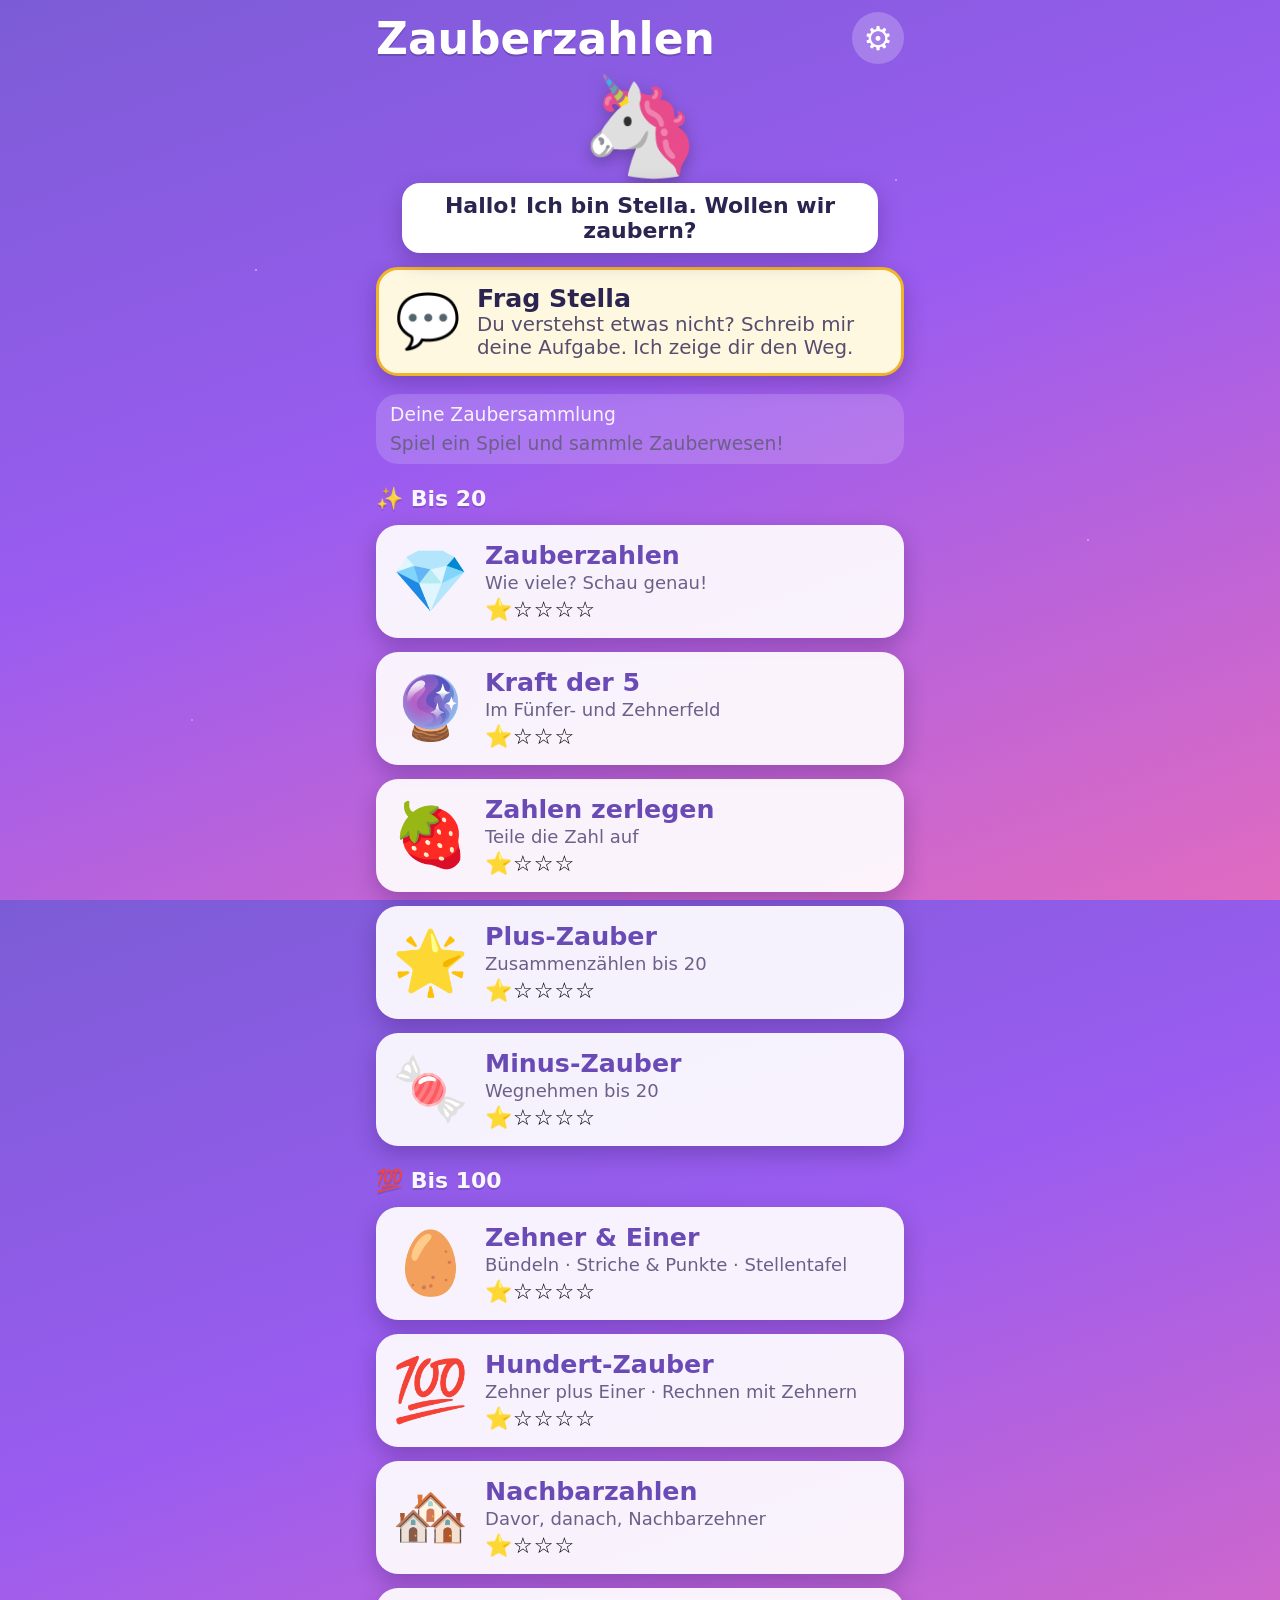
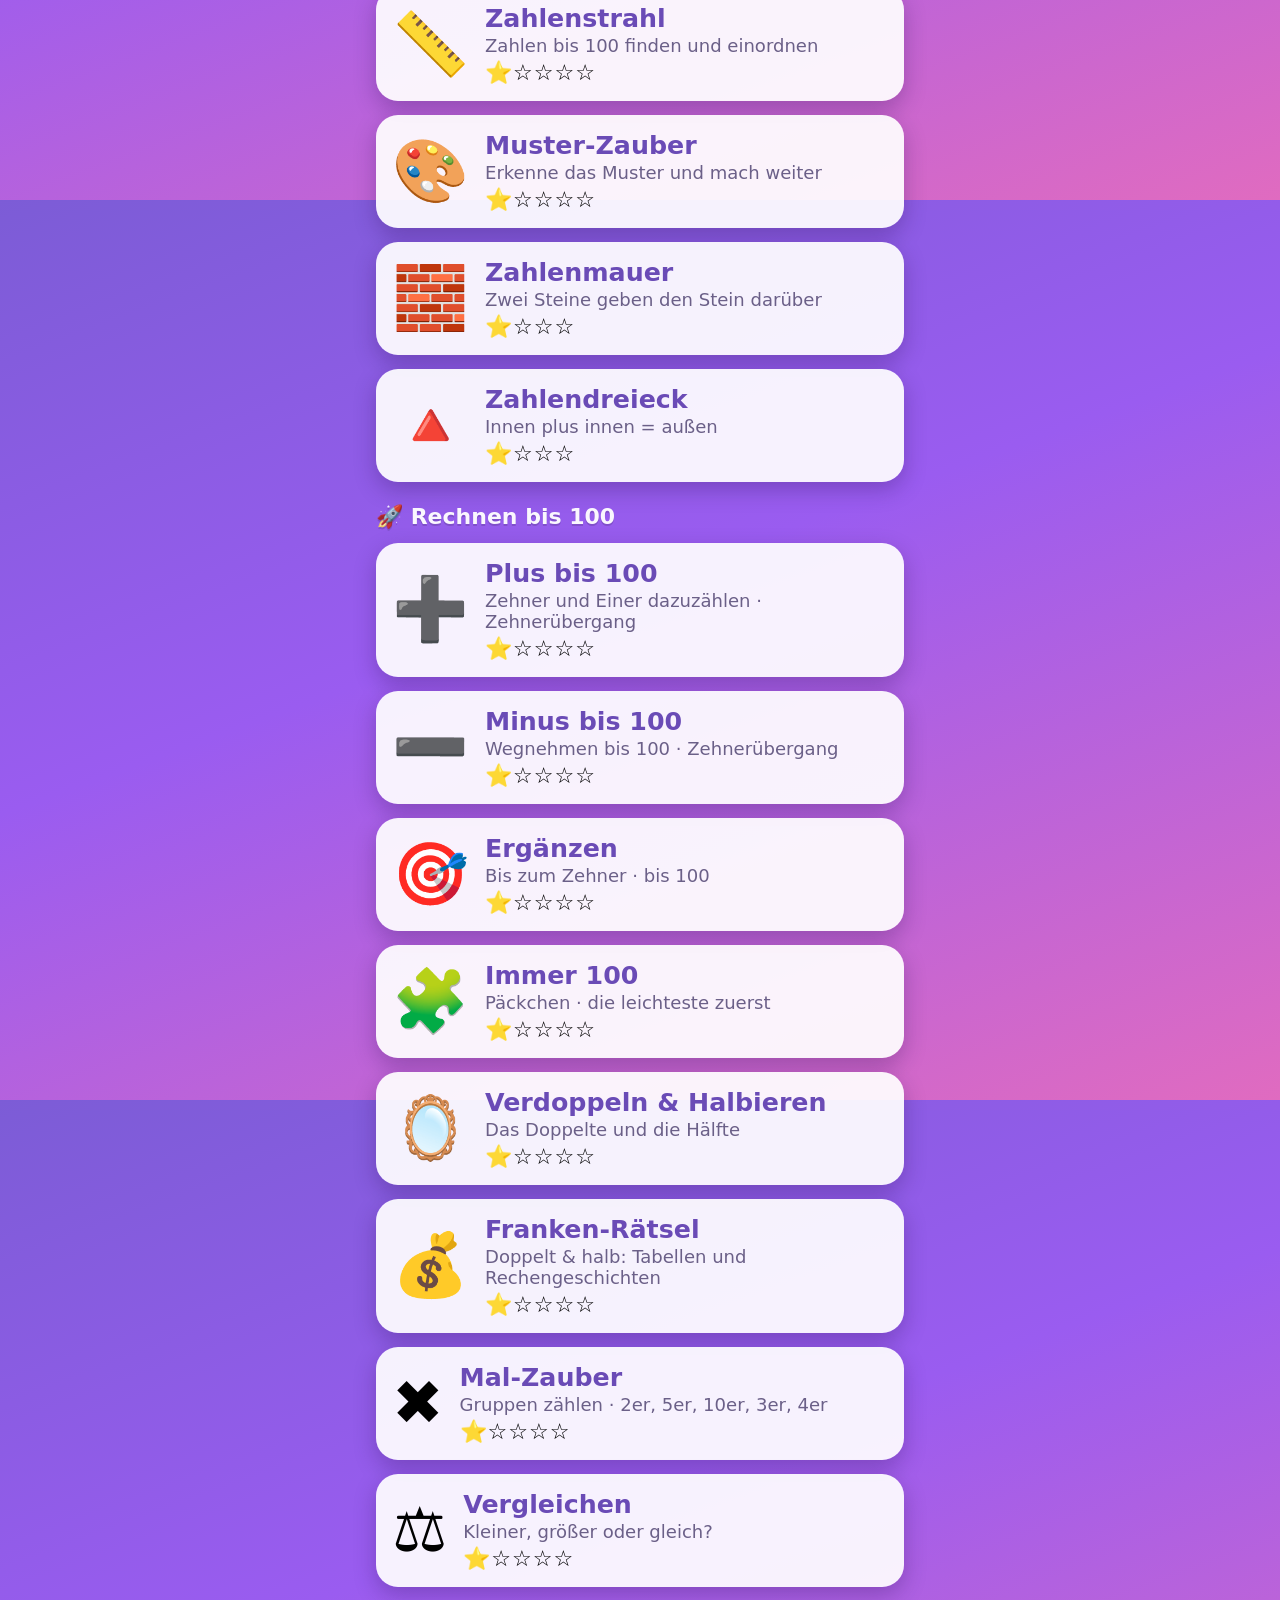
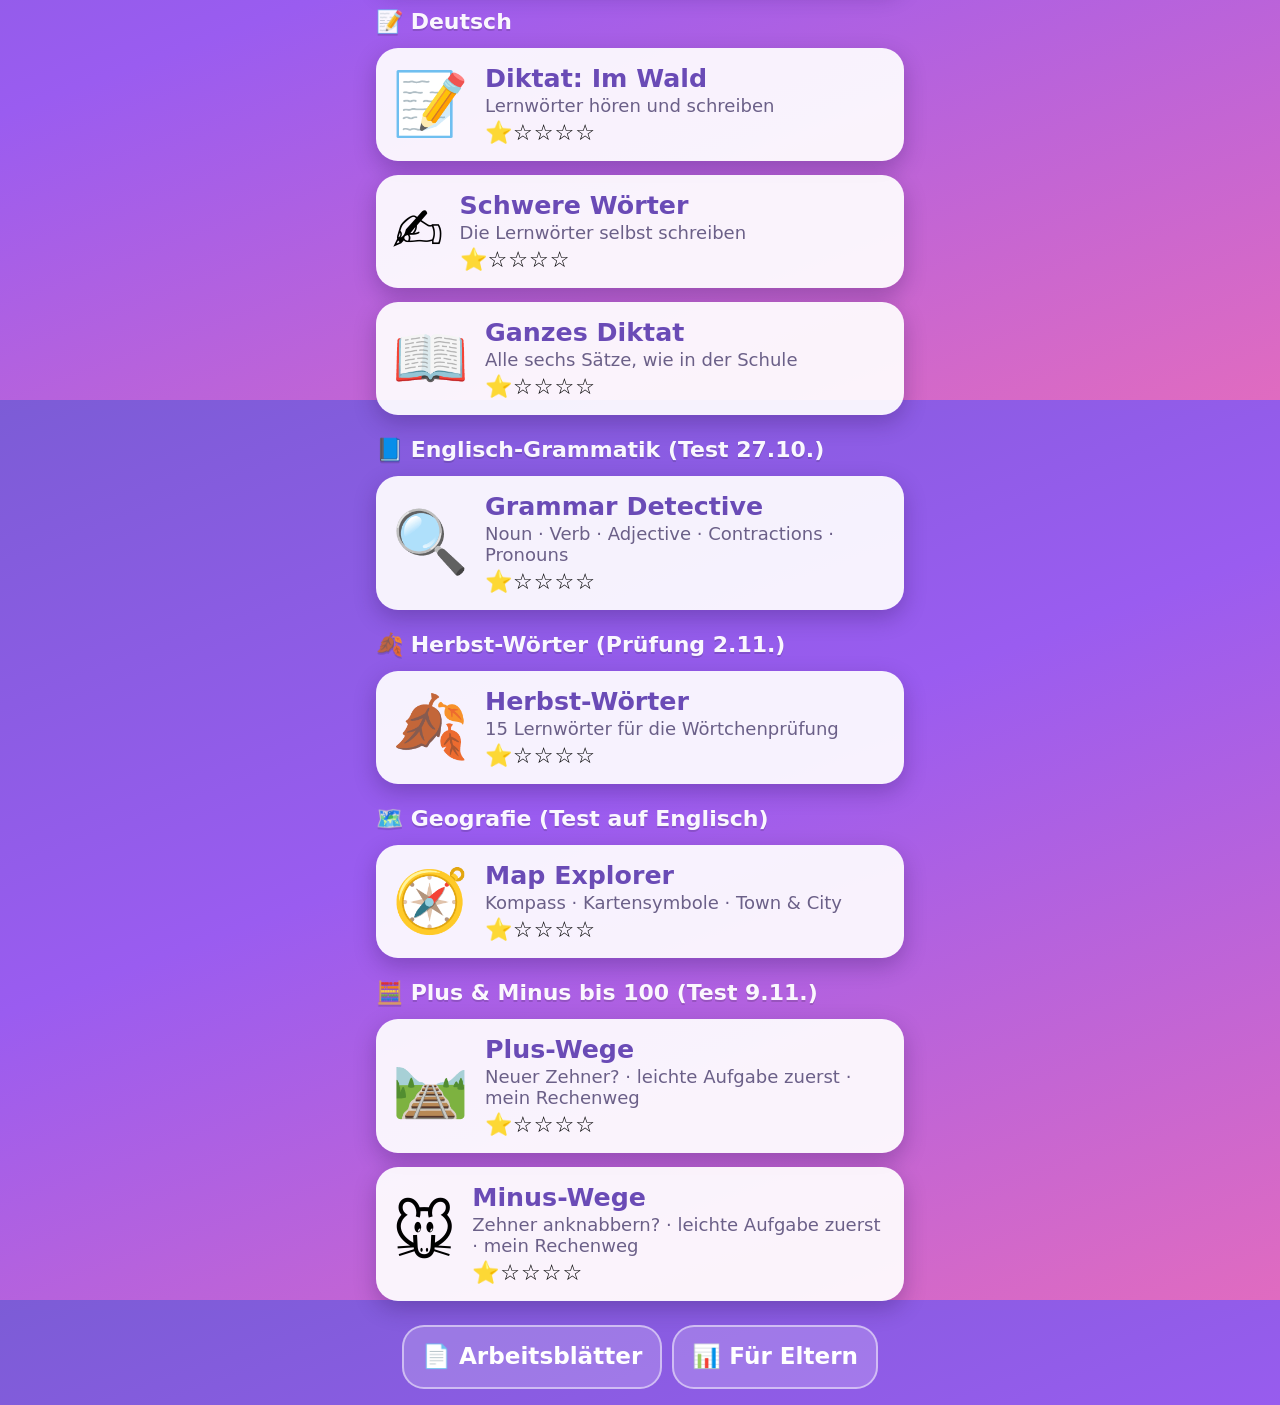
<file: index.html>
<!DOCTYPE html>
<html lang="de">
<head>
  <meta charset="UTF-8" />
  <meta name="viewport" content="width=device-width, initial-scale=1.0, maximum-scale=1.0, user-scalable=no, viewport-fit=cover" />
  <meta name="theme-color" content="#6a4bb6" />
  <!-- niente popup "Vuoi tradurre la pagina?": il tedesco è il contenuto da imparare -->
  <meta name="google" content="notranslate" />
  <meta name="apple-mobile-web-app-capable" content="yes" />
  <meta name="apple-mobile-web-app-status-bar-style" content="black-translucent" />
  <meta name="apple-mobile-web-app-title" content="Zauberzahlen" />
  <title>Zauberzahlen · Magic Numbers</title>
  <link rel="manifest" href="manifest.webmanifest" />
  <link rel="apple-touch-icon" href="assets/icon.svg" />
  <link rel="icon" href="assets/icon.svg" type="image/svg+xml" />
  <link rel="stylesheet" href="css/styles.css" />
</head>
<body>
  <div id="app" class="app"><!-- screens get mounted here --></div>

  <!-- effetti (sparkle / coriandoli) -->
  <div id="fx" class="fx" aria-hidden="true"></div>

  <!-- ordine di caricamento: prima le utility, poi i giochi, infine il router -->
  <script src="js/i18n.js"></script>
  <script src="js/storage.js"></script>
  <script src="js/voice-manifest.js"></script>
  <script src="js/audio.js"></script>
  <script src="js/ui.js"></script>
  <script src="js/games/subitizing.js"></script>
  <script src="js/games/fives.js"></script>
  <script src="js/games/bonds.js"></script>
  <script src="js/games/addition.js"></script>
  <script src="js/games/subtraction.js"></script>
  <script src="js/games/tens.js"></script>
  <script src="js/games/hundred.js"></script>
  <script src="js/games/neighbours.js"></script>
  <script src="js/games/numberline.js"></script>
  <script src="js/games/patterns.js"></script>
  <script src="js/games/wall.js"></script>
  <script src="js/games/triangle.js"></script>
  <script src="js/games/plus100.js"></script>
  <script src="js/games/minus100.js"></script>
  <script src="js/games/complete.js"></script>
  <script src="js/games/always100.js"></script>
  <script src="js/games/double.js"></script>
  <script src="js/games/francs.js"></script>
  <script src="js/games/times.js"></script>
  <script src="js/games/compare.js"></script>
  <script src="js/games/diktat.js"></script>
  <script src="js/games/words.js"></script>
  <script src="js/games/diktatfull.js"></script>
  <script src="js/games/maps.js"></script>
  <script src="js/games/grammar.js"></script>
  <script src="js/games/herbst.js"></script>
  <script src="js/games/wege.js"></script>
  <script src="js/sync.js"></script>
  <script src="js/cloud.js"></script>
  <script src="js/parent.js"></script>
  <script src="js/report.js"></script>
  <script src="js/app.js"></script>
  <script>
    // Service worker: solo se servito via http(s). Su file:// viene ignorato senza errori.
    if ('serviceWorker' in navigator && location.protocol.startsWith('http')) {
      window.addEventListener('load', function () {
        navigator.serviceWorker.register('service-worker.js').catch(function () {});
      });
    }
  </script>
</body>
</html>
</file>
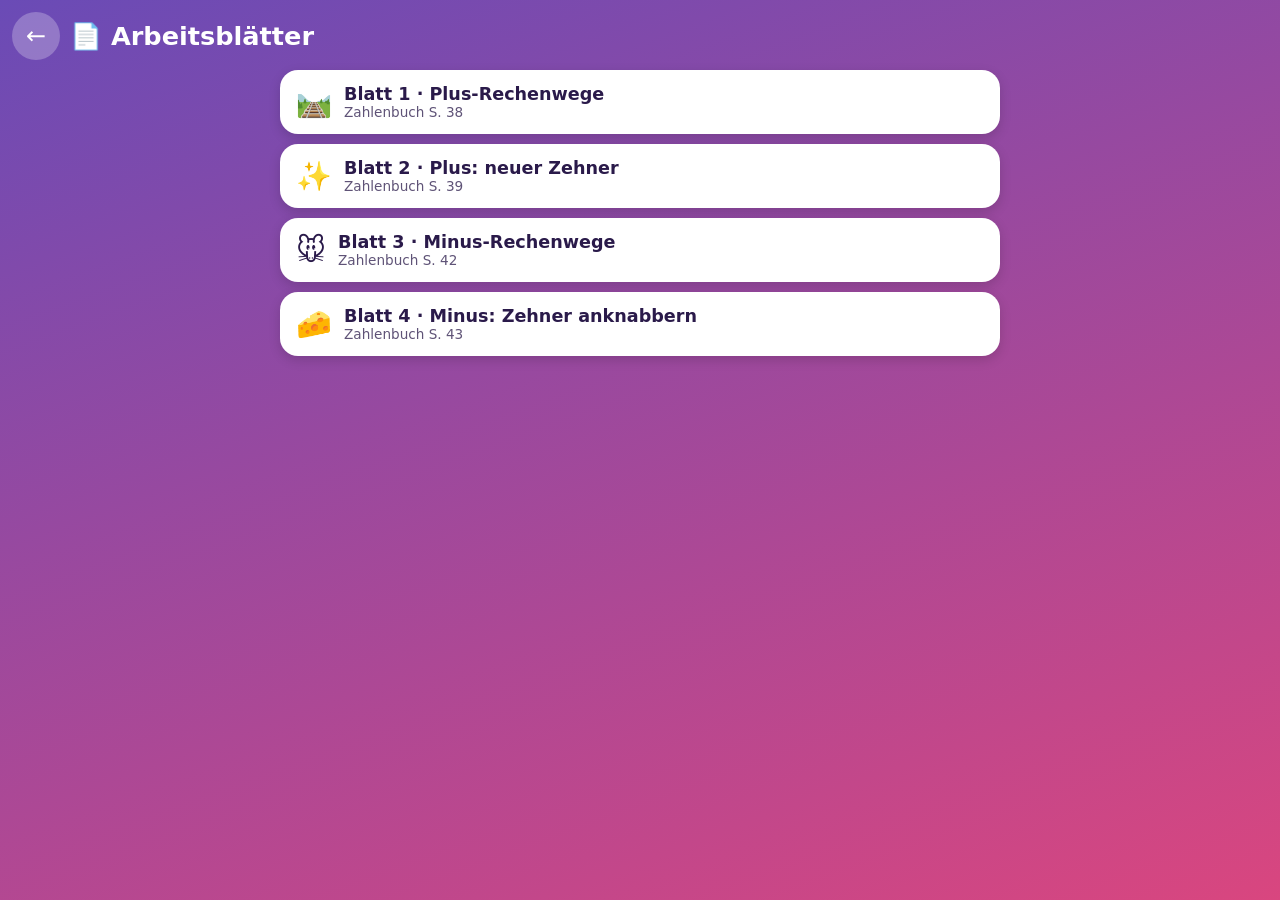
<file: blaetter.html>
<!DOCTYPE html>
<html lang="de">
<head>
<meta charset="UTF-8">
<meta name="viewport" content="width=device-width, initial-scale=1, viewport-fit=cover">
<meta name="robots" content="noindex, nofollow">
<title>Arbeitsblätter</title>
<!-- I fogli di ripasso per Joy (solo le sue pagine: la pagina con le soluzioni per i genitori NON è qui).
     Immagini e non PDF: il Browser di Samsung Kids (WebView) non apre i PDF. -->
<style>
:root{--ink:#2a1a4a;--card:#fff;--bg1:#6a4bb6;--bg2:#d9467f}
*{box-sizing:border-box}
body{margin:0;font-family:"Comic Sans MS","Trebuchet MS",system-ui,sans-serif;color:var(--ink);
  background:linear-gradient(160deg,var(--bg1),var(--bg2)) fixed;padding:12px max(12px,env(safe-area-inset-right,0px)) 24px max(12px,env(safe-area-inset-left,0px))}
.top{display:flex;align-items:center;gap:10px;margin-bottom:10px}
.top a{flex:none;width:48px;height:48px;border-radius:50%;background:rgba(255,255,255,.25);color:#fff;font-size:24px;
  display:flex;align-items:center;justify-content:center;text-decoration:none}
h1{color:#fff;margin:0;font-size:1.6rem}
.list{display:flex;flex-direction:column;gap:10px;max-width:720px;margin:0 auto}
.list button{display:flex;gap:12px;align-items:center;text-align:left;border:0;border-radius:18px;background:var(--card);
  padding:14px 16px;font:inherit;font-size:1.1rem;font-weight:700;color:var(--ink);box-shadow:0 4px 12px rgba(0,0,0,.15)}
.list button span{font-size:1.8rem}
.list small{display:block;font-weight:400;font-size:.85rem;opacity:.75}
.sheet{max-width:900px;margin:0 auto;display:flex;flex-direction:column;gap:12px}
.sheet img{width:100%;height:auto;background:#fff;border-radius:8px;box-shadow:0 4px 12px rgba(0,0,0,.2)}
[hidden]{display:none!important}
</style>
</head>
<body>
<div class="top"><a id="back" href="./" aria-label="Zurück">←</a><h1 id="title">📄 Arbeitsblätter</h1></div>
<div class="list" id="list">
  <button data-n="1"><span>🛤️</span><div>Blatt 1 · Plus-Rechenwege<small>Zahlenbuch S. 38</small></div></button>
  <button data-n="2"><span>✨</span><div>Blatt 2 · Plus: neuer Zehner<small>Zahlenbuch S. 39</small></div></button>
  <button data-n="3"><span>🐭</span><div>Blatt 3 · Minus-Rechenwege<small>Zahlenbuch S. 42</small></div></button>
  <button data-n="4"><span>🧀</span><div>Blatt 4 · Minus: Zehner anknabbern<small>Zahlenbuch S. 43</small></div></button>
</div>
<div class="sheet" id="sheet" hidden></div>
<script>
const list = document.getElementById("list"), sheet = document.getElementById("sheet"),
      back = document.getElementById("back"), title = document.getElementById("title");
let open = 0;
function show(n){
  open = n;
  list.hidden = !!n; sheet.hidden = !n;
  sheet.textContent = "";
  if (n){
    for (const p of [1, 2]){
      const img = new Image(); img.src = "blaetter/blatt" + n + "-" + p + ".jpg"; img.alt = "Blatt " + n + " Seite " + p;
      sheet.append(img);
    }
    title.textContent = "📄 Blatt " + n; window.scrollTo(0, 0);
  } else title.textContent = "📄 Arbeitsblätter";
}
list.addEventListener("click", e => { const b = e.target.closest("button"); if (b) show(Number(b.dataset.n)); });
back.addEventListener("click", e => { if (open){ e.preventDefault(); show(0); } });   // dal foglio torna all'elenco, dall'elenco ai giochi
</script>
</body>
</html>
</file>
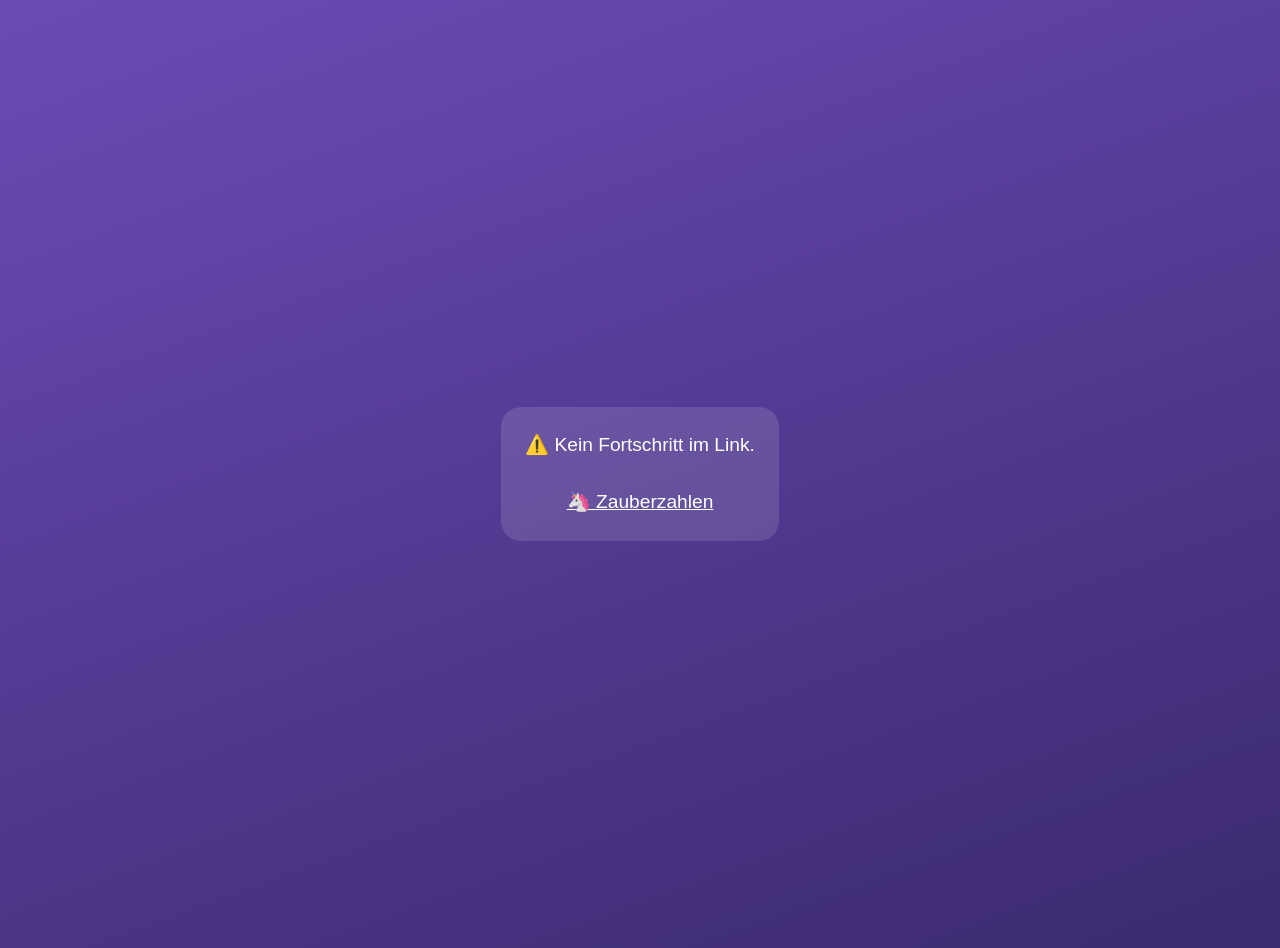
<file: import.html>
<!DOCTYPE html>
<html lang="de">
<head>
  <meta charset="UTF-8">
  <meta name="viewport" content="width=device-width, initial-scale=1.0">
  <meta name="google" content="notranslate">
  <title>Zauberzahlen · Fortschritt übernehmen</title>
  <style>
    body { margin: 0; min-height: 100vh; display: flex; align-items: center; justify-content: center;
           background: linear-gradient(160deg, #6a4bb6, #3b2a6e); color: #fff; font-family: sans-serif; text-align: center; padding: 24px; }
    .box { background: rgba(255,255,255,.12); border-radius: 20px; padding: 24px; max-width: 420px; font-size: 1.2rem; line-height: 1.5; }
    a { color: #fff; }
  </style>
</head>
<body>
  <div class="box" id="msg">…</div>
  <script>
    // Porta i progressi (mm.v1) su questo browser: import.html?d=<base64url di mm.v1>  (anche #d=…)
    // Stessa origine dell'app → stesso localStorage. Non sovrascrive mai progressi più ricchi.
    (function () {
      var msg = document.getElementById("msg");
      function attempts(d) {
        var n = 0, sk = (d && d.skills) || {};
        for (var k in sk) n += (sk[k] && sk[k].attempts) || 0;
        return n;
      }
      function go(text, delay) {
        msg.innerHTML = text + '<br><br><a href="./">🦄 Zauberzahlen</a>';
        setTimeout(function () { location.replace("./"); }, delay || 2500);
      }
      var src = (location.search || "") + " " + (location.hash || "");
      // ?d=<base64url> con i dati dentro, oppure ?u=<url> di un file JSON (link corto: alcune barre indirizzi troncano)
      var m = /[?&#]d=([A-Za-z0-9+\/=_-]+)/.exec(src);
      var mu = /[?&#]u=([^&#\s]+)/.exec(src);
      if (!m && !mu) { go("⚠️ Kein Fortschritt im Link."); return; }
      if (mu) {
        var u = decodeURIComponent(mu[1]);
        msg.textContent = "⏳ Lade Fortschritt …";
        fetch(u, { cache: "no-store" }).then(function (r) { if (!r.ok) throw new Error("HTTP " + r.status); return r.json(); })
          .then(apply).catch(function (e) { go("⚠️ Datei nicht lesbar: " + (e && e.message)); });
        return;
      }
      try {
        var b64 = m[1].replace(/-/g, "+").replace(/_/g, "/");
        apply(JSON.parse(decodeURIComponent(escape(atob(b64)))));
      } catch (e) {
        go("⚠️ Link nicht lesbar (" + m[1].length + " Zeichen): " + (e && e.message));
      }
      function apply(data) {
        if (!data || !data.skills) { go("⚠️ Keine Fortschrittsdaten gefunden."); return; }
        delete data._meta;
        var here = null;
        try { here = JSON.parse(localStorage.getItem("mm.v1")); } catch (e) {}
        var a1 = attempts(here), a2 = attempts(data);
        if (a2 >= a1) {
          localStorage.setItem("mm.v1", JSON.stringify(data));
          try { localStorage.removeItem("mm.sync_hash"); } catch (e) {}
          var games = 0; for (var k in data.skills) if (data.skills[k] && data.skills[k].attempts) games++;
          go("✅ Fortschritt übernommen: " + a2 + " Aufgaben in " + games + " Spielen.");
        } else {
          go("ℹ️ Hier ist schon mehr Fortschritt gespeichert (" + a1 + " ≥ " + a2 + " Aufgaben). Nichts geändert.");
        }
      }
    })();
  </script>
</body>
</html>
</file>
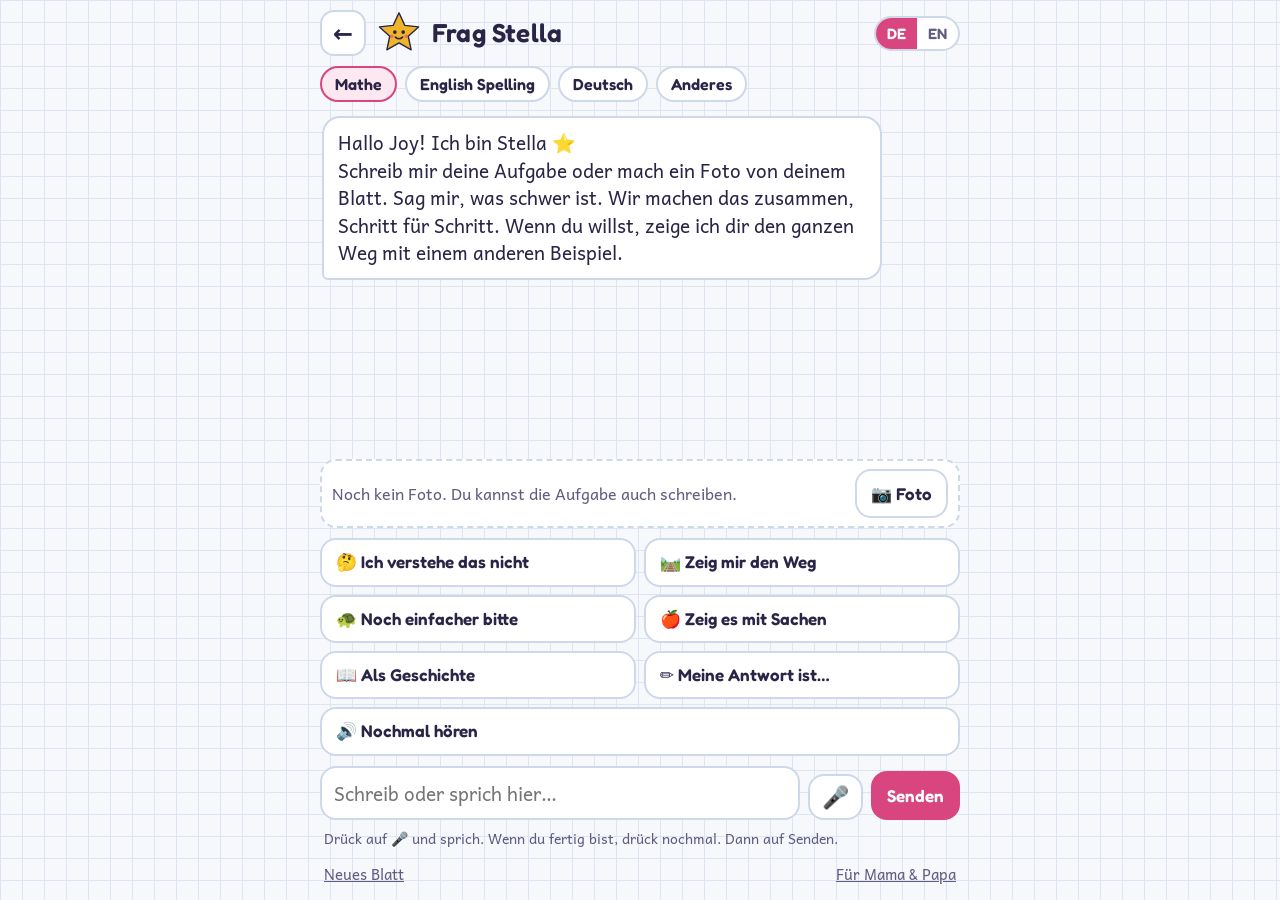
<file: stella.html>
<!DOCTYPE html>
<html lang="de">
<head>
<meta charset="UTF-8">
<meta name="viewport" content="width=device-width, initial-scale=1, viewport-fit=cover">
<meta name="google" content="notranslate">
<meta name="robots" content="noindex, nofollow">
<meta name="theme-color" content="#d9467f">
<meta name="apple-mobile-web-app-capable" content="yes">
<meta name="apple-mobile-web-app-title" content="Frag Stella">
<title>Frag Stella</title>
<link rel="manifest" href="manifest.webmanifest">
<link rel="icon" href="assets/icon.svg" type="image/svg+xml">
<link rel="apple-touch-icon" href="assets/icon.svg">
<link rel="preconnect" href="https://fonts.googleapis.com">
<link rel="stylesheet" href="https://fonts.googleapis.com/css2?family=Andika:wght@400;700&family=Fredoka:wght@500;600&display=swap">
<style>
/* Un solo schermo: Stella in alto, la chat in mezzo, i bottoni grandi sotto il pollice. Sfondo a quadretti come il quaderno. */
:root{
  --paper:#f6f8fc; --grid:#dde5f2; --ink:#2a2547; --soft:#615c80;
  --pink:#d9467f; --pink-bg:#fde7f0; --mint:#1f8a69; --mint-bg:#e2f5ee;
  --gold:#f0b429; --card:#ffffff; --line:#cfd8e8;
  --f-display:"Fredoka", "Trebuchet MS", system-ui, sans-serif;
  --f-body:"Andika", "Comic Sans MS", system-ui, sans-serif;
}
@media (prefers-color-scheme: dark){:root:not([data-theme="light"]){
  --paper:#1a1730; --grid:#272344; --ink:#f1eefb; --soft:#b5afd3;
  --pink:#ff7fb0; --pink-bg:#3a2340; --mint:#5fd3a8; --mint-bg:#173a31;
  --gold:#ffcc4d; --card:#24203f; --line:#3a3560; color-scheme:dark}}
:root[data-theme="dark"]{
  --paper:#1a1730; --grid:#272344; --ink:#f1eefb; --soft:#b5afd3;
  --pink:#ff7fb0; --pink-bg:#3a2340; --mint:#5fd3a8; --mint-bg:#173a31;
  --gold:#ffcc4d; --card:#24203f; --line:#3a3560; color-scheme:dark}
*{box-sizing:border-box}
html,body{height:100%;margin:0}
body{background-color:var(--paper);
  background-image:linear-gradient(var(--grid) 1px,transparent 1px),linear-gradient(90deg,var(--grid) 1px,transparent 1px);
  background-size:22px 22px;color:var(--ink);font-family:var(--f-body);font-size:19px;line-height:1.45;
  padding-left:max(16px,env(safe-area-inset-left,0px));padding-right:max(16px,env(safe-area-inset-right,0px))}
.app{max-width:640px;margin:0 auto;height:100%;display:flex;flex-direction:column;gap:10px;padding-block:calc(10px + env(safe-area-inset-top,0px)) calc(10px + env(safe-area-inset-bottom,0px))}
header{display:flex;align-items:center;gap:10px}
header h1{font-family:var(--f-display);font-weight:600;font-size:26px;margin:0;flex:1;letter-spacing:.2px}
.back{flex:none;width:46px;height:46px;border:2px solid var(--line);border-radius:14px;background:var(--card);color:var(--ink);
  font:600 24px var(--f-display);display:flex;align-items:center;justify-content:center;text-decoration:none}
.star{width:46px;height:46px;flex:none}
.lang{display:flex;border:2px solid var(--line);border-radius:999px;overflow:hidden;background:var(--card)}
.lang button{border:0;background:none;font:600 15px var(--f-display);color:var(--soft);padding:6px 11px;cursor:pointer}
.lang button[aria-pressed="true"]{background:var(--pink);color:#fff}
.subjects{display:flex;gap:8px;flex-wrap:wrap}
.chip{border:2px solid var(--line);background:var(--card);color:var(--ink);border-radius:999px;padding:6px 13px;font:600 16px var(--f-display);cursor:pointer}
.chip[aria-pressed="true"]{border-color:var(--pink);background:var(--pink-bg)}
.chat{flex:1;min-height:0;overflow-y:auto;display:flex;flex-direction:column;gap:10px;padding:4px 2px}
.msg{max-width:88%;padding:11px 14px;border-radius:18px;white-space:pre-wrap;overflow-wrap:anywhere;min-width:0}
.stella{align-self:flex-start;background:var(--card);border:2px solid var(--line);border-bottom-left-radius:6px}
.joy{align-self:flex-end;background:var(--mint-bg);border:2px solid transparent;border-bottom-right-radius:6px}
.note{align-self:center;font-size:15px;color:var(--soft);text-align:center}
.thinking{color:var(--soft)}
.thinking span{display:inline-block;animation:tw 1.2s infinite}
.thinking span:nth-child(2){animation-delay:.2s}.thinking span:nth-child(3){animation-delay:.4s}
@keyframes tw{0%,100%{opacity:.25}50%{opacity:1}}
.photo{display:flex;align-items:center;gap:10px;background:var(--card);border:2px dashed var(--line);border-radius:16px;padding:8px 10px}
.photo img{width:56px;height:56px;object-fit:cover;border-radius:10px}
.photo .t{flex:1;font-size:16px;color:var(--soft);min-width:0}
.btn{border:2px solid var(--line);border-radius:16px;font:600 17px var(--f-display);padding:12px 14px;cursor:pointer;color:var(--ink);background:var(--card)}
.btn:focus-visible,.chip:focus-visible,.lang button:focus-visible,textarea:focus-visible,input:focus-visible{outline:3px solid var(--gold);outline-offset:2px}
.btn:disabled{opacity:.5;cursor:default}
.quick{display:grid;grid-template-columns:1fr 1fr;gap:8px}
.quick .btn{text-align:left;line-height:1.2}
.send-row{display:flex;gap:8px;align-items:flex-end}
textarea{flex:1;min-width:0;resize:none;font:19px var(--f-body);color:var(--ink);background:var(--card);border:2px solid var(--line);border-radius:16px;padding:10px 12px;min-height:52px;max-height:140px}
.go{background:var(--pink);color:#fff;border-color:var(--pink);min-width:84px}
.mic{flex:none;font-size:22px;padding:10px 12px;line-height:1}
.mic.rec{background:var(--pink);border-color:var(--pink)}
.mic-tip{font-size:14px;color:var(--soft);margin:-2px 4px 0}
footer{display:flex;justify-content:space-between;gap:8px;flex-wrap:wrap}
.link{background:none;border:0;color:var(--soft);font:15px var(--f-body);text-decoration:underline;cursor:pointer;padding:4px}
.panel{position:fixed;inset:0;background:var(--paper);overflow-y:auto;z-index:5;
  padding:calc(16px + env(safe-area-inset-top,0px)) max(16px,env(safe-area-inset-right,0px)) calc(16px + env(safe-area-inset-bottom,0px)) max(16px,env(safe-area-inset-left,0px))}
.panel .in{max-width:640px;margin:0 auto;display:flex;flex-direction:column;gap:12px}
.panel h2{font-family:var(--f-display);margin:0;font-size:24px}
.panel p{margin:0}
details{background:var(--card);border:2px solid var(--line);border-radius:14px;padding:10px 12px}
summary{cursor:pointer;font-weight:700}
details .tr{margin-top:8px;font-size:16px;display:flex;flex-direction:column;gap:6px}
details .tr b{color:var(--pink)}
.gate{display:flex;gap:8px;flex-wrap:wrap}
.gate input{font:19px var(--f-body);width:140px;padding:8px 10px;border-radius:12px;border:2px solid var(--line);background:var(--card);color:var(--ink)}
.cam{background:#000;padding:0;display:flex;flex-direction:column;overflow:hidden}
.cam video{flex:1;min-height:0;width:100%;object-fit:contain;background:#000}
.cam-bar{display:flex;gap:10px;justify-content:space-between;align-items:center;
  padding:12px max(16px,env(safe-area-inset-right,0px)) calc(12px + env(safe-area-inset-bottom,0px)) max(16px,env(safe-area-inset-left,0px))}
.cam-bar .go{min-width:130px;font-size:28px;line-height:1}
[hidden]{display:none !important}
@media (prefers-reduced-motion: reduce){.thinking span{animation:none}}
</style>
</head>
<body>
<div class="app">
  <header>
    <a class="back" id="back" href="./" hidden>←</a>
    <svg class="star" viewBox="0 0 100 100" aria-hidden="true">
      <path d="M50 6l12.6 27.4 29.9 3.4-22.3 20.3 6.2 29.5L50 71.6 23.6 86.6l6.2-29.5L7.5 36.8l29.9-3.4z" fill="var(--gold)" stroke="var(--ink)" stroke-width="3" stroke-linejoin="round"/>
      <circle cx="41" cy="48" r="4" fill="var(--ink)"/><circle cx="59" cy="48" r="4" fill="var(--ink)"/>
      <path d="M42 59q8 7 16 0" fill="none" stroke="var(--ink)" stroke-width="3.5" stroke-linecap="round"/>
      <circle cx="34" cy="57" r="4" fill="var(--pink)" opacity=".55"/><circle cx="66" cy="57" r="4" fill="var(--pink)" opacity=".55"/>
    </svg>
    <h1 id="title">Frag Stella</h1>
    <div class="lang" role="group" aria-label="Sprache">
      <button id="l-de" aria-pressed="true">DE</button><button id="l-en" aria-pressed="false">EN</button>
    </div>
  </header>

  <div class="subjects" id="subjects"></div>
  <div class="chat" id="chat" aria-live="polite"></div>

  <div class="photo" id="photoBox">
    <img id="thumb" alt="" hidden>
    <div class="t" id="photoText"></div>
    <label class="btn" for="photo" id="photoBtn"></label>
    <input type="file" id="photo" accept="image/*" capture="environment" hidden>
  </div>

  <div class="quick" id="quick"></div>

  <div class="send-row">
    <textarea id="box" rows="1"></textarea>
    <button class="btn mic" id="mic" aria-label="Mikrofon">🎤</button>
    <button class="btn go" id="send"></button>
  </div>
  <p class="mic-tip" id="micTip"></p>

  <footer>
    <button class="link" id="newSheet"></button>
    <button class="link" id="parents"></button>
  </footer>
</div>

<!-- codice di famiglia: protegge la chiave API sul server -->
<div class="panel" id="pinPanel" hidden>
  <div class="in">
    <h2 id="pinTitle">Code von Mama oder Papa</h2>
    <p id="pinText">Stella braucht einmal den Familien-Code.</p>
    <div class="gate"><input id="pin" inputmode="numeric" autocomplete="off" aria-label="Code"><button class="btn" id="pinGo">OK</button></div>
  </div>
</div>

<!-- fotocamera dentro la pagina: per i browser dove il selettore di file non si apre (Browser di Samsung Kids) -->
<div class="panel cam" id="camPanel" hidden>
  <video id="camVideo" autoplay playsinline muted></video>
  <div class="cam-bar"><button class="btn" id="camCancel"></button><button class="btn go" id="camShot" aria-label="Foto">📸</button></div>
</div>

<!-- archivio per i genitori -->
<div class="panel" id="panel" hidden>
  <div class="in">
    <h2>Für Mama &amp; Papa</h2>
    <div id="gateBox">
      <p>Kleine Rechnung für Erwachsene: <b>13 × 7 = ?</b></p>
      <div class="gate"><input id="gate" inputmode="numeric" autocomplete="off" aria-label="Ergebnis"><button class="btn" id="gateGo">OK</button><button class="btn" id="close1">Zurück</button></div>
    </div>
    <div id="log" hidden>
      <p style="color:var(--soft)">Qui vedete cosa ha chiesto Joy e come Stella l'ha guidata. Stella non dà mai la soluzione: spiega il metodo e torna alla base quando serve. Ogni sessione arriva anche per email.</p>
      <div id="sessions" style="display:flex;flex-direction:column;gap:10px;margin-top:10px"></div>
      <p><button class="btn" id="close2">Zurück zu Stella</button></p>
    </div>
  </div>
</div>

<script>
(() => {
// La stessa pagina gira in due posti: su Vercel (accanto alla funzione) e dentro Zauberzahlen (GitHub Pages),
// dove Joy la apre dal bottone "Frag Stella" e il Browser di Samsung Kids la lascia passare (stesso dominio dei giochi).
const AT_HOME = /(^|\.)vercel\.app$|^localhost$|^127\./.test(location.hostname);
const API = AT_HOME ? "/api/stella" : "https://frag-stella.vercel.app/api/stella";
const API_VOICE = AT_HOME ? "/api/voce" : "https://frag-stella.vercel.app/api/voce";
// email ai genitori: stesso modulo pubblico del sito usato da Zauberzahlen (nessun server di posta)
const MAIL = { endpoint: "https://lapadevadmin-lapa-v2.odoo.com/website/form/mail.mail",
               to: "laura+zauberzahlen@lapa.ch",
               signature: "fe4468704a28feca1537a2d2546f95575f28511355abe2d73c761b86e4ebeb1e" };

const T = {
  de: {
    hello: "Hallo Joy! Ich bin Stella ⭐\nSchreib mir deine Aufgabe oder mach ein Foto von deinem Blatt. Sag mir, was schwer ist. Wir machen das zusammen, Schritt für Schritt. Wenn du willst, zeige ich dir den ganzen Weg mit einem anderen Beispiel.",
    helloTask: "Hallo Joy! Ich bin Stella ⭐\nIch sehe, welche Aufgabe du gerade im Spiel machst. Sag mir, was schwer ist, oder drück auf einen Knopf. Die Lösung findest du selbst, ich zeige dir den Weg.",
    subjects: {math:"Mathe", spell:"English Spelling", deutsch:"Deutsch", other:"Anderes"},
    photoNone: "Noch kein Foto. Du kannst die Aufgabe auch schreiben.", photoHave: "Foto ist da. Welche Aufgabe? Sag die Nummer.",
    photoBtn: "📷 Foto", photoAgain: "📷 Neues Foto",
    q: {dont:"🤔 Ich verstehe das nicht", way:"🛤️ Zeig mir den Weg", simpler:"🐢 Noch einfacher bitte", things:"🍎 Zeig es mit Sachen", story:"📖 Als Geschichte", answer:"✏️ Meine Antwort ist…", again:"🔊 Nochmal hören"},
    qt: {dont:"Ich verstehe das nicht.", way:"Zeig mir bitte den ganzen Weg, Schritt für Schritt, mit einem anderen Beispiel.", simpler:"Kannst du es noch einfacher erklären?", things:"Zeig es mir mit Sachen, zum Beispiel mit Äpfeln.", story:"Erklär es mir als kleine Geschichte.", answer:"Meine Antwort ist "},
    send: "Senden", ph: "Schreib oder sprich hier…",
    mic: "Tipp: Drück auf der Tastatur das Mikrofon 🎤 und sprich.",
    micOn: "Drück auf 🎤 und sprich. Wenn du fertig bist, drück nochmal. Dann auf Senden.",
    micRec: "Ich höre zu… Drück nochmal auf 🎤, wenn du fertig bist.",
    micWork: "Ich schreibe auf, was du gesagt hast…",
    micNone: "Ich habe nichts gehört. Versuch es nochmal.",
    newSheet: "Neues Blatt", parents: "Für Mama & Papa",
    pinBad: "Der Code stimmt nicht. Frag Mama oder Papa.",
    offline: "Stella kann sich gerade nicht verbinden. Ist das WLAN an?",
    tired: "Stella macht kurz Pause. Versuch es gleich nochmal.",
    failed: "Das hat nicht geklappt. Drück nochmal auf Senden.",
    badPhoto: "Dieses Foto geht nicht. Mach bitte ein neues.",
    newDone: "Neues Blatt. Mach ein Foto oder schreib deine Frage.",
    helloWrite: "Hallo Joy! Ich bin Stella ⭐\nSchreib mir deine Aufgabe, zum Beispiel: 63 − 28. Sag mir, was schwer ist. Wir machen das zusammen, Schritt für Schritt. Wenn du willst, zeige ich dir den ganzen Weg mit einem anderen Beispiel.",
    noCam: "Hier kann ich leider kein Foto machen. Schreib mir die Aufgabe unten in das Feld.",
    camCancel: "Abbrechen",
    back: "Zurück zu den Spielen"
  },
  en: {
    hello: "Hi Joy! I'm Stella ⭐\nWrite your task here or take a photo of your sheet. Tell me what is hard. We'll do it together, step by step. If you like, I can show you the whole way with a different example.",
    helloTask: "Hi Joy! I'm Stella ⭐\nI can see which task you are doing in the game. Tell me what is hard, or press a button. You will find the answer yourself, I'll show you the way.",
    subjects: {math:"Maths", spell:"English Spelling", deutsch:"Deutsch", other:"Other"},
    photoNone: "No photo yet. You can also write the task.", photoHave: "Photo is here. Which task? Tell me the number.",
    photoBtn: "📷 Photo", photoAgain: "📷 New photo",
    q: {dont:"🤔 I don't understand", way:"🛤️ Show me the way", simpler:"🐢 Even easier please", things:"🍎 Show me with things", story:"📖 As a story", answer:"✏️ My answer is…", again:"🔊 Hear it again"},
    qt: {dont:"I don't understand.", way:"Please show me the whole way, step by step, with a different example.", simpler:"Can you explain it even easier?", things:"Show me with things, like apples.", story:"Explain it to me as a little story.", answer:"My answer is "},
    send: "Send", ph: "Write or talk here…",
    mic: "Tip: press the microphone 🎤 on the keyboard and talk.",
    micOn: "Press 🎤 and talk. When you have finished, press it again. Then press Send.",
    micRec: "I'm listening… Press 🎤 again when you have finished.",
    micWork: "I'm writing down what you said…",
    micNone: "I didn't hear anything. Please try again.",
    newSheet: "New sheet", parents: "For Mum & Dad",
    pinBad: "That code is not right. Ask Mum or Dad.",
    offline: "Stella can't connect right now. Is the Wi-Fi on?",
    tired: "Stella is taking a little break. Try again in a moment.",
    failed: "That didn't work. Press Send again.",
    badPhoto: "This photo doesn't work. Please take a new one.",
    newDone: "New sheet. Take a photo or write your question.",
    helloWrite: "Hi Joy! I'm Stella ⭐\nWrite your task here, for example: 63 − 28. Tell me what is hard. We'll do it together, step by step. If you like, I can show you the whole way with a different example.",
    noCam: "Sorry, I can't take a photo here. Write the task in the box below.",
    camCancel: "Cancel",
    back: "Back to the games"
  }
};

const $ = id => document.getElementById(id);
const store = {
  get(k, d){ try{ const v = localStorage.getItem(k); return v == null ? d : v; }catch(e){ return d; } },
  set(k, v){ try{ localStorage.setItem(k, v); }catch(e){} },
  json(k, d){ try{ const v = localStorage.getItem(k); return v ? JSON.parse(v) : d; }catch(e){ return d; } }
};

// dal bottone dei giochi arriva ?l=de|en (la lingua di Zauberzahlen): vale finché Joy non ne sceglie una qui
const fromGames = new URLSearchParams(location.search).get("l");
let lang = store.get("stella.lang", fromGames === "en" ? "en" : "de");
let subject = store.get("stella.subject", "math");
// Aperta DENTRO un esercizio di Zauberzahlen (riquadro sopra il gioco, ?emb=1): il gioco lascia l'esercizio in corso
// in window.parent.MM_STELLA_TASK = {text, subject}. Va solo a Stella: Joy non lo vede scritto, perché in certi
// giochi è la soluzione stessa (la parola da scrivere). Qui valgono la lingua e la materia del gioco.
const EMB = new URLSearchParams(location.search).get("emb") === "1";
let task = "";
if (EMB){
  try{
    const tk = window.parent.MM_STELLA_TASK;
    if (tk && typeof tk.text === "string"){ task = tk.text.slice(0, 700); if (T.de.subjects[tk.subject]) subject = tk.subject; }
  }catch(e){}
  if (fromGames === "de" || fromGames === "en") lang = fromGames;
}
let pin = store.get("stella.pin", "");
let turns = [];                 // {role:"user"|"assistant", content}
let notes = "";                 // le note di Stella per sé stessa (cosa sa Joy, strade provate): tornano al server a ogni turno
let photo = null;               // {media_type, data(base64)}
let sid = null, started = 0, sentHash = "";
let busy = false, ctl = null;
let pendingAsk = null;          // domanda in attesa del codice
let noMic = store.get("stella.nomic", "") === "1", recorder = null, micBusy = false, micTimer = 0;

const t = () => T[lang];

function renderStatic(){
  document.documentElement.lang = lang;
  $("l-de").setAttribute("aria-pressed", lang === "de");
  $("l-en").setAttribute("aria-pressed", lang === "en");
  const s = $("subjects"); s.textContent = "";
  for (const [k, label] of Object.entries(t().subjects)){
    const b = document.createElement("button");
    b.className = "chip"; b.textContent = label; b.setAttribute("aria-pressed", k === subject);
    b.onclick = () => { subject = k; store.set("stella.subject", k);
      if (k === "spell") setLang("en"); else if (k === "deutsch") setLang("de"); else renderStatic(); };
    s.append(b);
  }
  const q = $("quick"); q.textContent = "";
  for (const k of ["dont", "way", "simpler", "things", "story", "answer"]){
    const b = document.createElement("button");
    b.className = "btn"; b.textContent = t().q[k]; b.disabled = busy;
    b.onclick = () => {
      if (k === "answer"){ $("box").value = t().qt.answer; $("box").focus(); return; }
      ask(t().qt[k]);
    };
    q.append(b);
  }
  const again = document.createElement("button");
  again.className = "btn"; again.textContent = t().q.again; again.style.gridColumn = "1 / -1";
  again.onclick = () => { const last = [...turns].reverse().find(x => x.role === "assistant"); speak(last ? last.content : hello()); };
  q.append(again);
  $("send").textContent = t().send; $("send").disabled = busy;
  $("box").placeholder = t().ph;
  const micOk = !noMic && !!(window.MediaRecorder && navigator.mediaDevices && navigator.mediaDevices.getUserMedia);
  $("mic").hidden = !micOk; $("mic").disabled = busy || micBusy; $("mic").classList.toggle("rec", !!recorder);
  $("micTip").textContent = !micOk ? t().mic : recorder ? t().micRec : micBusy ? t().micWork : t().micOn;
  $("newSheet").textContent = t().newSheet;
  $("parents").textContent = t().parents;
  $("photoText").textContent = photo ? t().photoHave : t().photoNone;
  $("photoBtn").textContent = photo ? t().photoAgain : t().photoBtn;
  $("back").hidden = AT_HOME || EMB; $("back").setAttribute("aria-label", t().back);   // dentro il gioco si chiude dal riquadro
  if (EMB){ $("subjects").hidden = true; document.querySelector("footer").hidden = true; }
  $("photoBox").hidden = EMB || noCam;   // dentro il gioco la foto non serve; dove la fotocamera non è permessa, niente bottone morto
  $("camCancel").textContent = t().camCancel;
  renderChat();
}
function setLang(l){ lang = l; store.set("stella.lang", l); renderStatic(); }

function bubble(cls, text){ const d = document.createElement("div"); d.className = "msg " + cls; d.textContent = text; return d; }
function hello(){ return task ? t().helloTask : noCam ? t().helloWrite : t().hello; }
function renderChat(extra){
  const c = $("chat"); c.textContent = "";
  c.append(bubble("stella", hello()));
  for (const x of turns) c.append(bubble(x.role === "user" ? "joy" : "stella", x.content));
  if (extra) c.append(extra);
  c.scrollTop = c.scrollHeight;
}

// ---- la voce di Stella: dal server (api/voce, funziona anche nel Browser di Samsung Kids);
// senza server torna alla voce del dispositivo (Chrome su Android sì; il Browser di Kids no → solo testo) ----
const player = new Audio();
let serverVoice = true, speakId = 0;
// i WebView suonano solo dopo un tocco: lo stesso elemento audio viene sbloccato al primo tocco e poi riusato
document.addEventListener("click", () => {
  player.src = "[data-uri]";
  player.play().catch(() => {});
}, { once: true, capture: true });
function shutUp(){ speakId++; try{ player.pause(); }catch(e){} try{ speechSynthesis.cancel(); }catch(e){} }
async function speak(text){
  shutUp();
  const clean = text.replace(/[\u{1F300}-\u{1FAFF}\u{2600}-\u{27BF}\u{FE0F}]/gu, "").trim();
  if (!clean) return;
  const id = speakId;
  if (serverVoice && pin){
    try{
      const res = await fetch(API_VOICE, { method: "POST", headers: { "content-type": "application/json", "x-stella-pin": pin },
        body: JSON.stringify({ action: "speak", text: clean, lang }) });
      if (res.status === 503) serverVoice = false;
      else if (res.ok){
        const blob = await res.blob();
        if (id !== speakId) return;
        player.src = URL.createObjectURL(blob);
        await player.play();
        return;
      }
    }catch(e){ if (id !== speakId) return; }
  }
  speakDevice(clean);
}
function speakDevice(clean){
  try{
    if (!("speechSynthesis" in window)) return;
    speechSynthesis.cancel();
    const u = new SpeechSynthesisUtterance(clean);
    u.lang = lang === "de" ? "de-DE" : "en-GB";
    const vs = speechSynthesis.getVoices();
    const v = vs.find(v => v.lang && v.lang.toLowerCase().startsWith(lang === "de" ? "de" : "en-gb")) || vs.find(v => v.lang && v.lang.toLowerCase().startsWith(lang));
    if (v) u.voice = v;
    u.rate = 0.92; u.pitch = 1.1;
    speechSynthesis.speak(u);
  }catch(e){}
}

// ---- foto: ridotta a max 1400 px e jpeg, così la richiesta resta piccola ----
function loadPhoto(file){
  return new Promise((resolve, reject) => {
    const url = URL.createObjectURL(file);
    const img = new Image();
    img.onload = () => {
      try{
        const max = 1400, r = Math.min(1, max / Math.max(img.width, img.height));
        const c = document.createElement("canvas");
        c.width = Math.round(img.width * r); c.height = Math.round(img.height * r);
        c.getContext("2d").drawImage(img, 0, 0, c.width, c.height);
        const dataUrl = c.toDataURL("image/jpeg", 0.82);
        URL.revokeObjectURL(url);
        resolve({ dataUrl, data: dataUrl.split(",")[1] });
      }catch(e){ reject(e); }
    };
    img.onerror = () => { URL.revokeObjectURL(url); reject(new Error("img")); };
    img.src = url;
  });
}

// ---- foto dentro la pagina (fotocamera via getUserMedia) ----
// Il Browser di Samsung Kids è un WebView senza selettore di file: toccando "Foto" non succedeva niente
// (Laura, 05/11/2026: "non si può scattare la foto"). Nei WebView il bottone apre quindi la fotocamera dentro
// la pagina; se il browser non la concede, il riquadro Foto sparisce (per sempre su quel telefono) e Joy scrive.
const WEBVIEW = /; wv\)/.test(navigator.userAgent);
let noCam = store.get("stella.nocam", "") === "1";
let camStream = null;
function camStop(){
  if (camStream){ camStream.getTracks().forEach(tr => tr.stop()); camStream = null; }
  $("camVideo").srcObject = null; $("camPanel").hidden = true;
}
function camFail(){
  camStop(); noCam = true; store.set("stella.nocam", "1");
  renderStatic(); renderChat(bubble("note", t().noCam));
}
async function camOpen(){
  if (!navigator.mediaDevices || !navigator.mediaDevices.getUserMedia) return camFail();
  let gaveUp = false;
  const timer = setTimeout(() => { gaveUp = true; camFail(); }, 10000);   // nessuna risposta dal browser = non permessa
  try{
    const s = await navigator.mediaDevices.getUserMedia({ video: { facingMode: "environment", width: { ideal: 1920 } }, audio: false });
    clearTimeout(timer);
    if (gaveUp){ s.getTracks().forEach(tr => tr.stop()); return; }
    camStream = s; $("camVideo").srcObject = s; $("camPanel").hidden = false;
  }catch(e){ clearTimeout(timer); if (!gaveUp) camFail(); }
}
$("photoBtn").addEventListener("click", e => { if (WEBVIEW){ e.preventDefault(); camOpen(); } });
$("camCancel").onclick = camStop;
$("camShot").onclick = () => {
  const v = $("camVideo"); if (!v.videoWidth) return;
  const r = Math.min(1, 1400 / Math.max(v.videoWidth, v.videoHeight));
  const c = document.createElement("canvas");
  c.width = Math.round(v.videoWidth * r); c.height = Math.round(v.videoHeight * r);
  c.getContext("2d").drawImage(v, 0, 0, c.width, c.height);
  const dataUrl = c.toDataURL("image/jpeg", 0.82);
  camStop();
  photo = { media_type: "image/jpeg", data: dataUrl.split(",")[1] };
  $("thumb").src = dataUrl; $("thumb").hidden = false; renderStatic();
};

// ---- microfono: Joy parla, il server trascrive, la frase finisce nella casella ----
// Dove il microfono non è permesso (o non c'è la chiave) il bottone sparisce e resta la dettatura della tastiera.
function micOff(){ noMic = true; renderStatic(); }
async function micStart(){
  if (!pin){ askPin(false); return; }
  shutUp();
  let stream;
  try{ stream = await navigator.mediaDevices.getUserMedia({ audio: true }); }
  catch(e){ store.set("stella.nomic", "1"); return micOff(); }
  const chunks = [];
  const rec = new MediaRecorder(stream);
  rec.ondataavailable = e => { if (e.data && e.data.size) chunks.push(e.data); };
  rec.onstop = () => {
    stream.getTracks().forEach(tr => tr.stop());
    clearTimeout(micTimer); recorder = null; micBusy = true; renderStatic();
    micSend(new Blob(chunks, { type: rec.mimeType || "audio/webm" }));
  };
  rec.start(); recorder = rec; renderStatic();
  micTimer = setTimeout(() => { if (recorder) recorder.stop(); }, 30000);
}
async function micSend(blob){
  let heard = "";
  try{
    const b64 = await new Promise((ok, no) => { const r = new FileReader(); r.onload = () => ok(String(r.result).split(",")[1] || ""); r.onerror = no; r.readAsDataURL(blob); });
    const res = await fetch(API_VOICE, { method: "POST", headers: { "content-type": "application/json", "x-stella-pin": pin },
      body: JSON.stringify({ action: "listen", audio: b64, mime: blob.type, lang }) });
    if (res.status === 503){ micBusy = false; return micOff(); }
    const j = await res.json().catch(() => ({}));
    heard = res.ok ? String(j.text || "").trim() : "";
  }catch(e){}
  micBusy = false; renderStatic();
  // nella casella, non inviata: Joy vede cosa è stato capito (senza parole il trascrittore può inventare una frase)
  if (heard){ $("box").value = heard; $("box").dispatchEvent(new Event("input")); } else renderChat(bubble("note", t().micNone));
}
$("mic").onclick = () => { if (recorder) recorder.stop(); else micStart(); };

// ---- codice di famiglia ----
function askPin(bad){
  $("pinText").textContent = bad ? t().pinBad : (lang === "de" ? "Stella braucht einmal den Familien-Code." : "Stella needs the family code once.");
  $("pin").value = ""; $("pinPanel").hidden = false; setTimeout(() => $("pin").focus(), 50);
}
$("pinGo").onclick = () => {
  const v = $("pin").value.trim(); if (!v) return;
  pin = v; store.set("stella.pin", v); $("pinPanel").hidden = true;
  if (pendingAsk){ const q = pendingAsk; pendingAsk = null; ask(q); }
};
$("pin").addEventListener("keydown", e => { if (e.key === "Enter") $("pinGo").click(); });

// ---- la domanda a Stella ----
async function ask(text){
  text = (text || "").trim();
  if (!text || busy) return;
  if (!pin){ pendingAsk = text; askPin(false); return; }
  if (!sid){ sid = Date.now().toString(36); started = Date.now(); sentHash = ""; }
  turns.push({ role: "user", content: text });
  busy = true; $("box").value = ""; $("box").style.height = "auto"; renderStatic();
  const live = bubble("stella thinking", ""); live.innerHTML = "<span>⭐</span><span>⭐</span><span>⭐</span>";
  renderChat(live);
  ctl = new AbortController();
  try{
    const res = await fetch(API, { method: "POST", signal: ctl.signal,
      headers: { "content-type": "application/json", "x-stella-pin": pin },
      body: JSON.stringify({ lang, subject, turns: turns.slice(-16), image: photo, notes, task }) });
    if (res.status === 401){ turns.pop(); busy = false; pin = ""; store.set("stella.pin", ""); pendingAsk = text; renderStatic(); askPin(true); return; }
    const j = await res.json().catch(() => ({}));
    if (!res.ok || !j.reply){
      turns.pop(); busy = false; renderStatic();
      const msg = res.status === 429 ? t().tired
        : (j.error === "image_rejected" || j.error === "image_too_big") ? (photo = null, t().badPhoto)
        : t().failed;
      renderStatic(); renderChat(bubble("note", msg)); return;
    }
    turns.push({ role: "assistant", content: j.reply });
    if (typeof j.notes === "string") notes = j.notes;
    busy = false; renderStatic(); speak(j.reply);
    save();
  }catch(e){
    turns.pop(); busy = false; renderStatic();
    if (!(e && e.name === "AbortError")) renderChat(bubble("note", t().offline));
  }
}

// ---- archivio locale + email ai genitori ----
function sessions(){ return store.json("stella.sessions", []); }
function save(){
  if (!sid) return;
  const list = sessions().filter(s => s.id !== sid);
  list.push({ id: sid, started, updated: Date.now(), lang, subject, photo: !!photo, notes, task,
              turns: turns.map(x => ({ r: x.role === "user" ? "joy" : "stella", t: x.content.slice(0, 2000) })) });
  while (list.length > 40) list.shift();
  store.set("stella.sessions", JSON.stringify(list));
}
function two(n){ return (n < 10 ? "0" : "") + n; }
function mailSession(useBeacon){
  if (!sid || !turns.some(x => x.role === "assistant")) return;
  const h = turns.length + ":" + turns[turns.length - 1].content.length;
  if (h === sentHash) return;
  const d = new Date(started);
  const n = turns.filter(x => x.role === "user").length;
  const subj = "[Frag Stella] Joy · " + two(d.getDate()) + "." + two(d.getMonth() + 1) + "." + d.getFullYear() + " · " + T.de.subjects[subject] + " · " + n + " domande";
  const lines = ["Sessione con Stella — " + d.toLocaleString("it-CH") + " · " + T.de.subjects[subject] + " · " + (lang === "de" ? "tedesco" : "inglese") + (photo ? " · con foto del foglio" : ""), ""];
  if (task) lines.push("APERTA DENTRO UN GIOCO DI ZAUBERZAHLEN, su questo esercizio: " + task.replace(/\n/g, " · "), "");
  for (const x of turns) lines.push((x.role === "user" ? "JOY: " : "STELLA: ") + x.content, "");
  if (notes) lines.push("APPUNTI DI STELLA (cosa sa Joy, strade provate, quanto era bloccata): " + notes, "");
  lines.push("Dove si è fermata = guarda le domande di Joy; Stella non dà mai la soluzione.");
  const fd = new FormData();
  fd.append("email_from", "Frag Stella"); fd.append("email_to", MAIL.to); fd.append("website_form_signature", MAIL.signature);
  fd.append("subject", subj); fd.append("description", lines.join("\n"));
  let ok = false;
  if (useBeacon && navigator.sendBeacon){ try{ ok = navigator.sendBeacon(MAIL.endpoint, fd); }catch(e){} }
  if (!ok){ try{ fetch(MAIL.endpoint, { method: "POST", body: fd, mode: "no-cors", keepalive: true }).catch(() => {}); ok = true; }catch(e){} }
  if (ok) sentHash = h;
}
window.stellaFlush = () => mailSession(false);   // il riquadro di Zauberzahlen lo chiama quando Joy torna all'esercizio
document.addEventListener("visibilitychange", () => { if (document.visibilityState === "hidden") mailSession(true); });
window.addEventListener("pagehide", () => mailSession(true));

function showLog(){
  $("gateBox").hidden = true; $("log").hidden = false;
  const box = $("sessions"); box.textContent = "";
  const list = sessions().sort((a, b) => b.updated - a.updated);
  if (!list.length){ const p = document.createElement("p"); p.textContent = "Ancora nessuna sessione su questo telefono. Appena Joy chiede qualcosa a Stella, la trovate qui (e per email)."; box.append(p); return; }
  for (const s of list){
    const det = document.createElement("details");
    const sum = document.createElement("summary");
    const when = new Date(Number(s.started) || 0).toLocaleString("it-CH", { weekday: "short", day: "2-digit", month: "2-digit", hour: "2-digit", minute: "2-digit" });
    const n = (s.turns || []).filter(x => x.r === "joy").length;
    sum.textContent = `${when} · ${T.de.subjects[s.subject] || ""} · ${n} domande${s.photo ? " · con foto" : ""}`;
    det.append(sum);
    const tr = document.createElement("div"); tr.className = "tr";
    if (s.task){
      const p = document.createElement("div"); p.style.color = "var(--soft)";
      const b = document.createElement("b"); b.textContent = "Dentro il gioco: ";
      p.append(b, document.createTextNode(String(s.task).replace(/\n/g, " · "))); tr.append(p);
    }
    if (s.notes){
      const p = document.createElement("div"); p.style.color = "var(--soft)";
      const b = document.createElement("b"); b.textContent = "Appunti di Stella: ";
      p.append(b, document.createTextNode(String(s.notes))); tr.append(p);
    }
    for (const x of (s.turns || [])){
      const p = document.createElement("div");
      const b = document.createElement("b"); b.textContent = x.r === "joy" ? "Joy: " : "Stella: ";
      p.append(b, document.createTextNode(String(x.t || "")));
      tr.append(p);
    }
    det.append(tr); box.append(det);
  }
}

// ---- collegamenti ----
$("l-de").onclick = () => setLang("de");
$("l-en").onclick = () => setLang("en");
$("send").onclick = () => ask($("box").value);
$("box").addEventListener("keydown", e => { if (e.key === "Enter" && !e.shiftKey){ e.preventDefault(); ask($("box").value); } });
$("box").addEventListener("input", e => { e.target.style.height = "auto"; e.target.style.height = Math.min(140, e.target.scrollHeight) + "px"; });
$("photo").onchange = async e => {
  const f = e.target.files && e.target.files[0]; e.target.value = ""; if (!f) return;
  try{
    const p = await loadPhoto(f);
    photo = { media_type: "image/jpeg", data: p.data };
    $("thumb").src = p.dataUrl; $("thumb").hidden = false;
  }catch(err){ photo = null; renderChat(bubble("note", t().badPhoto)); }
  renderStatic();
};
$("newSheet").onclick = () => {
  if (ctl) ctl.abort();
  mailSession(false);
  turns = []; notes = ""; sid = null; photo = null; $("thumb").hidden = true;
  shutUp();
  busy = false; renderStatic(); renderChat(bubble("note", t().newDone));
};
$("parents").onclick = () => { $("panel").hidden = false; $("gateBox").hidden = false; $("log").hidden = true; $("gate").value = ""; };
$("gateGo").onclick = () => { if ($("gate").value.trim() === "91") showLog(); else $("gate").value = ""; };
$("gate").addEventListener("keydown", e => { if (e.key === "Enter") $("gateGo").click(); });
$("close1").onclick = $("close2").onclick = () => { $("panel").hidden = true; };

renderStatic();
})();
</script>
</body>
</html>
</file>
<file: css/styles.css>
/* ===== Zauberzahlen · tema unicorni & magia, mobile-first ===== */
:root {
  --violet: #6a4bb6;
  --violet-deep: #2a1a4a;
  --violet-mid: #5b3a9e;
  --pink: #ec4899;
  --pink-soft: #fbcfe8;
  --gold: #ffcb3d;
  --gold-soft: #fff3b0;
  --mint: #7ee8c0;
  --sky: #8fd3ff;
  --good: #34d399;
  --soft: #f5edff;
  --ink: #2b2350;
  --card: rgba(255, 255, 255, 0.92);
  --tap: 64px;
  --r: 22px;
  --shadow: 0 8px 22px rgba(40, 16, 80, 0.28);
  font-size: clamp(16px, 4.4vw, 22px);
}

* { box-sizing: border-box; -webkit-tap-highlight-color: transparent; }

html, body {
  margin: 0; height: 100%;
  font-family: "Baloo 2", "Comic Sans MS", "Chalkboard SE", "Segoe UI Rounded", system-ui, -apple-system, sans-serif;
  color: var(--ink);
  background: linear-gradient(160deg, #7c5cd6 0%, #9a5cf0 45%, #e06bc0 100%);
  overscroll-behavior: none;
  -webkit-user-select: none; user-select: none;
  touch-action: manipulation;
}

/* stelline sullo sfondo */
body::before {
  content: ""; position: fixed; inset: 0; z-index: 0; pointer-events: none;
  background-image:
    radial-gradient(2px 2px at 20% 30%, #fff6 40%, transparent 41%),
    radial-gradient(2px 2px at 70% 20%, #fff5 40%, transparent 41%),
    radial-gradient(3px 3px at 40% 70%, #fff4 40%, transparent 41%),
    radial-gradient(2px 2px at 85% 60%, #fff5 40%, transparent 41%),
    radial-gradient(2px 2px at 15% 80%, #fff4 40%, transparent 41%);
}

.app {
  position: relative; z-index: 1;
  max-width: 560px; margin: 0 auto;
  min-height: 100%;
  display: flex; flex-direction: column;
  padding: max(12px, env(safe-area-inset-top)) 16px max(16px, env(safe-area-inset-bottom));
}

/* ===== bottoni generici ===== */
button { font-family: inherit; cursor: pointer; border: none; }
.btn {
  min-height: var(--tap); padding: 14px 18px;
  border-radius: var(--r); font-size: 1.05rem; font-weight: 700;
  background: #fff; color: var(--violet); box-shadow: var(--shadow);
  display: inline-flex; align-items: center; justify-content: center; gap: 10px;
  transition: transform .08s ease;
}
.btn:active { transform: scale(0.95); }
.btn-ghost { background: rgba(255,255,255,0.18); color: #fff; box-shadow: none; border: 2px solid rgba(255,255,255,0.5); }
.btn-pink { background: var(--pink); color: #fff; }
.icon-btn {
  width: 52px; height: 52px; border-radius: 50%; font-size: 1.5rem;
  background: rgba(255,255,255,0.22); color: #fff; box-shadow: none;
  display: inline-flex; align-items: center; justify-content: center;
}

/* ===== header schermata ===== */
.topbar { display: flex; align-items: center; gap: 10px; margin-bottom: 8px; }
.topbar .spacer { flex: 1; }
.title { color: #fff; text-shadow: 0 2px 0 rgba(0,0,0,0.18); margin: 0; }

/* ===== HOME / mappa-mondo ===== */
.home-hero { text-align: center; color: #fff; margin: 6px 0 14px; }
.home-hero .star { font-size: 1rem; }
.mascot {
  font-size: 4.4rem; line-height: 1; filter: drop-shadow(0 6px 8px rgba(0,0,0,0.25));
  animation: float 3.2s ease-in-out infinite;
}
.bubble {
  background: #fff; color: var(--ink); border-radius: 18px; padding: 10px 16px;
  display: inline-block; max-width: 90%; box-shadow: var(--shadow); margin-top: 8px;
  font-weight: 700; position: relative;
}
.bubble::after {
  content: ""; position: absolute; top: -10px; left: 50%; transform: translateX(-50%);
  border: 10px solid transparent; border-bottom-color: #fff;
}
.collection {
  margin: 4px 0 14px; background: rgba(255,255,255,0.16); border-radius: var(--r);
  padding: 10px 14px; color: #fff; display: flex; align-items: center; gap: 8px; flex-wrap: wrap;
  min-height: 56px;
}
.collection .label { font-size: .85rem; opacity: .9; width: 100%; }
.collection .sticker { font-size: 1.6rem; }

/* il tutor "Frag Stella": una carta diversa dai giochi (bordo oro), subito sotto la mascotte */
.stella-card {
  display: flex; align-items: center; gap: 16px; text-align: left; width: 100%;
  background: #fff8e1; color: var(--ink); border: 3px solid #f0b429; border-radius: var(--r);
  padding: 14px 16px; box-shadow: var(--shadow); margin: 0 0 14px;
}
.stella-card:active { transform: scale(0.98); }
.stella-card .emoji { font-size: 2.4rem; line-height: 1; }
.stella-card .grow { flex: 1; min-width: 0; }
.stella-card .name { font-weight: 800; font-size: 1.15rem; }
.stella-card .sub { font-size: .9rem; opacity: .8; }

/* "Frag Stella" dentro l'esercizio: bottone nella barra in alto e riquadro a tutto schermo sopra il gioco */
.ask-btn {
  flex: none; background: #fff8e1; color: var(--ink); border: 2px solid #f0b429; border-radius: 999px;
  padding: 8px 12px; font-size: .9rem; font-weight: 800; white-space: nowrap; box-shadow: var(--shadow);
}
.ask-btn:active { transform: scale(0.95); }
.topbar .title { min-width: 0; }
.topbar.in-game .title { font-size: 1.3rem; line-height: 1.15; }
.stella-over {
  position: fixed; inset: 0; z-index: 60; background: var(--violet); display: flex; flex-direction: column;
  padding-top: env(safe-area-inset-top, 0px);
}
.stella-close { align-self: flex-start; margin: 8px 12px; min-height: 44px; padding: 8px 16px; font-size: .95rem; }
.stella-frame { flex: 1; min-height: 0; width: 100%; border: 0; background: #f6f8fc; }

.games { display: flex; flex-direction: column; gap: 14px; margin-bottom: 16px; }
.game-card {
  display: flex; align-items: center; gap: 16px; text-align: left;
  background: var(--card); border-radius: var(--r); padding: 16px; box-shadow: var(--shadow);
  width: 100%;
}
.game-card .emoji { font-size: 2.8rem; line-height: 1; }
.game-card .grow { flex: 1; min-width: 0; }
.game-card .name { font-weight: 800; font-size: 1.15rem; color: var(--violet); }
.game-card .sub { font-size: .82rem; color: #6b6088; margin-top: 2px; }
.stars { font-size: 1rem; letter-spacing: 1px; margin-top: 4px; }

/* footer azioni home */
.home-actions { display: flex; gap: 10px; justify-content: center; margin-top: auto; padding-top: 8px; }

/* ===== schermata gioco ===== */
.game-screen { display: flex; flex-direction: column; flex: 1; }
.prompt {
  text-align: center; color: #fff; font-size: 1.35rem; font-weight: 800;
  margin: 6px 0 12px; text-shadow: 0 2px 0 rgba(0,0,0,0.15); min-height: 1.6em;
}
.stage {
  flex: 1; display: flex; flex-direction: column; align-items: center; justify-content: center;
  gap: 18px; min-height: 0;
}
.progress-dots { display: flex; gap: 6px; justify-content: center; margin-bottom: 6px; }
.progress-dots i { width: 12px; height: 12px; border-radius: 50%; background: rgba(255,255,255,0.35); }
.progress-dots i.on { background: var(--gold); }

/* gruppi di gemme */
.gems { display: flex; flex-wrap: wrap; gap: 10px; justify-content: center; align-items: center; max-width: 340px; }
.gem { font-size: 2.6rem; line-height: 1; animation: pop .25s ease backwards; }
.gem.leave { animation: puff .5s ease forwards; }

/* five/ten-frame */
.frame { display: grid; grid-template-columns: repeat(5, 1fr); gap: 8px;
  background: rgba(255,255,255,0.9); padding: 12px; border-radius: 18px; box-shadow: var(--shadow); }
.frame.rows2 { grid-template-rows: repeat(2, 1fr); }
.cell {
  width: 54px; height: 54px; border-radius: 14px; background: #efe7ff;
  display: flex; align-items: center; justify-content: center; font-size: 2rem;
  border: 2px dashed #cdbcf0;
}
.cell.filled { border-style: solid; border-color: var(--violet); background: #fff; }
.cell.tappable:active { transform: scale(0.92); }

/* gruppi a confronto (differenza) */
.towers { display: flex; gap: 26px; align-items: flex-end; }
.tower { display: flex; flex-direction: column-reverse; gap: 6px; align-items: center; }
.tower .cap { margin-top: 6px; font-weight: 800; color: #fff; }

/* risposte: bottoni numero grandi */
.choices { display: flex; gap: 14px; flex-wrap: wrap; justify-content: center; }
.choice {
  width: 84px; height: 84px; border-radius: 22px; font-size: 2.2rem; font-weight: 800;
  background: #fff; color: var(--violet); box-shadow: var(--shadow);
}
.choice:active { transform: scale(0.93); }
.choice.correct { background: var(--good); color: #fff; animation: pop .3s ease; }
.choice.wrong { background: #ffd2d2; color: #b33; }

/* equazione grande */
.equation { display: flex; align-items: center; gap: 12px; font-size: 2.6rem; font-weight: 800; color: #fff; }
.equation .q { background: var(--gold); color: var(--violet); border-radius: 16px; padding: 4px 18px; }

/* pulsante di controllo (giochi a trascinamento/riempimento) */
.check { margin-top: 6px; }

/* ===== reward ===== */
.reward { flex: 1; display: flex; flex-direction: column; align-items: center; justify-content: center; gap: 14px; text-align: center; color: #fff; }
.reward .big { font-size: 6rem; animation: pop .5s ease; }
.reward h2 { margin: 0; text-shadow: 0 2px 0 rgba(0,0,0,0.18); }
.reward .earned { font-size: 3rem; animation: float 2.6s ease-in-out infinite; }

/* ===== modale (settings / gate) ===== */
.modal-back { position: fixed; inset: 0; background: rgba(20,8,40,0.6); display: flex; align-items: center; justify-content: center; z-index: 50; padding: 18px; }
.modal { background: #fff; border-radius: 24px; padding: 22px; width: 100%; max-width: 420px; box-shadow: var(--shadow); }
.modal h2 { margin: 0 0 12px; color: var(--violet); }
.row { display: flex; align-items: center; justify-content: space-between; gap: 12px; padding: 10px 0; }
.seg { display: inline-flex; background: #eee; border-radius: 14px; padding: 4px; }
.seg button { padding: 8px 16px; border-radius: 10px; background: transparent; font-weight: 800; color: #777; }
.seg button.on { background: var(--violet); color: #fff; }
.voice-select {
  max-width: 56vw; padding: 10px 12px; border-radius: 12px; border: 2px solid #ddd;
  background: #fff; font-family: inherit; font-size: .9rem; color: var(--ink);
}

/* ===== parent dashboard ===== */
.parent { color: #fff; }
.panel { background: #fff; color: var(--ink); border-radius: var(--r); padding: 16px; box-shadow: var(--shadow); margin-bottom: 12px; }
.skill-row, .word-row { padding: 12px 0; border-bottom: 1px solid #eee; }
.skill-row:last-child, .word-row:last-child { border-bottom: none; }
.skill-head { display: flex; align-items: center; gap: 10px; font-weight: 800; color: var(--violet); }
.bar { height: 12px; border-radius: 8px; background: #eee; overflow: hidden; margin: 8px 0 4px; }
.bar > span { display: block; height: 100%; background: linear-gradient(90deg, var(--mint), var(--good)); }
.tag { font-size: .75rem; font-weight: 800; padding: 3px 10px; border-radius: 999px; }
.tag.started { background: #fde68a; color: #92660a; }
.tag.consolidating { background: #bfdbfe; color: #1e40af; }
.tag.mastered { background: #bbf7d0; color: #166534; }
.muted { color: #6b6088; font-size: .85rem; }

/* gate matematico (accesso genitore) */
.gate-prompt { font-size: 1.2rem; font-weight: 800; color: var(--violet); text-align: center; margin-bottom: 14px; }

/* ===== effetti ===== */
.fx { position: fixed; inset: 0; pointer-events: none; z-index: 40; overflow: hidden; }
.spark { position: absolute; font-size: 1.6rem; animation: rise 1s ease-out forwards; }
.confetti { position: absolute; top: -12%; will-change: transform; animation: fall 2.4s linear forwards; }
.shake { animation: shake .4s ease; }

.banner {
  font-size: 2.3rem; font-weight: 800; color: var(--violet);
  background: var(--gold); padding: 6px 20px; border-radius: 16px;
  box-shadow: var(--shadow); animation: pop .5s ease;
}

@keyframes fall {
  0%   { transform: translateY(-12vh) rotate(0deg);   opacity: 1; }
  100% { transform: translateY(115vh) rotate(540deg); opacity: 1; }
}

@keyframes float { 0%,100% { transform: translateY(0); } 50% { transform: translateY(-10px); } }
@keyframes pop { 0% { transform: scale(0.2); opacity: 0; } 70% { transform: scale(1.1); } 100% { transform: scale(1); opacity: 1; } }
@keyframes puff { to { transform: scale(1.6) translateY(-20px); opacity: 0; } }
@keyframes rise { 0% { transform: translateY(0) scale(0.6); opacity: 1; } 100% { transform: translateY(-120px) scale(1.3); opacity: 0; } }
@keyframes shake { 0%,100% { transform: translateX(0); } 20% { transform: translateX(-8px); } 40% { transform: translateX(8px); } 60% { transform: translateX(-6px); } 80% { transform: translateX(6px); } }

/* ===== suggerimento dopo un errore (mai la soluzione) ===== */
.hint {
  background: var(--gold-soft); color: var(--ink); border-radius: 16px; padding: 10px 14px;
  font-weight: 700; text-align: center; margin: 0 0 10px; box-shadow: var(--shadow); animation: pop .3s ease;
}
.hint[hidden] { display: none; }
.progress-dots i.late { background: #f59e0b; }
.section-label { color: #fff; font-weight: 800; font-size: 1rem; margin: 8px 0 0; opacity: .95; text-shadow: 0 2px 0 rgba(0,0,0,0.15); }
.holder { display: flex; justify-content: center; width: 100%; }
.holder.words .choice { width: auto; min-width: 84px; padding: 0 18px; font-size: 1.5rem; }
.holder.tall .choice { height: auto; min-height: 84px; white-space: pre-line; line-height: 1.05; font-size: 1.05rem; padding: 8px 12px; }
@keyframes pulse { 0%,100% { transform: scale(1); } 50% { transform: scale(1.07); } }

/* ===== Zehner (barre) & Einer (punti), come nel quaderno ===== */
.tenones {
  display: flex; flex-direction: column; align-items: flex-start; gap: 12px;
  background: rgba(255,255,255,0.92); border-radius: 18px; padding: 14px 18px; box-shadow: var(--shadow);
  min-width: 200px; min-height: 80px;
}
.tens-col { display: flex; flex-direction: column; gap: 7px; min-height: 12px; }
.tbar { display: block; width: 120px; height: 12px; border-radius: 6px; background: #f59e0b; animation: pop .2s ease; }
.ones-row { display: flex; gap: 8px; min-height: 16px; flex-wrap: wrap; max-width: 260px; }
.odot { display: block; width: 16px; height: 16px; border-radius: 50%; background: #f59e0b; animation: pop .2s ease; }
.ones-row .odot:nth-child(6) { margin-left: 12px; }
.tbar.mini { width: 34px; height: 8px; } .odot.mini { width: 12px; height: 12px; }
.build-btns { display: flex; gap: 10px; flex-wrap: wrap; justify-content: center; }
.tenones.build .tbar, .tenones.build .odot { cursor: pointer; }

/* ===== Eierschachteln (bündeln) ===== */
.eggbox { display: flex; flex-direction: column; gap: 10px; align-items: center; }
.cartons { display: flex; flex-wrap: wrap; gap: 10px; justify-content: center; max-width: 360px; }
.carton {
  position: relative; display: grid; grid-template-columns: repeat(5, 1fr); gap: 2px;
  background: #e8d5b0; border: 3px solid #b98f55; border-radius: 8px; padding: 5px 5px 4px;
}
.carton .egg { font-size: 1rem; line-height: 1; }
.carton .badge {
  position: absolute; top: -10px; right: -8px; background: var(--violet); color: #fff;
  font-size: .7rem; font-weight: 800; border-radius: 999px; padding: 2px 6px;
}
.carton.pop { animation: pop .4s ease; }
.loose { display: flex; flex-wrap: wrap; gap: 4px; justify-content: center; max-width: 320px; min-height: 1.4rem; }
.loose .egg { font-size: 1.4rem; line-height: 1; }
.egg.leave { animation: puff .5s ease forwards; }

/* ===== Stellentafel Z|E ===== */
.pv { display: grid; grid-template-columns: 1fr 1fr; background: #fff; border-radius: 16px; overflow: hidden; box-shadow: var(--shadow); min-width: 180px; }
.pv .h { background: var(--violet); color: #fff; font-weight: 800; padding: 6px 10px; text-align: center; font-size: 1.1rem; display: flex; flex-direction: column; line-height: 1.1; }
.pv .h small { font-size: .6rem; font-weight: 700; opacity: .9; }
.pv .v { font-size: 2.2rem; font-weight: 800; text-align: center; padding: 6px 16px; color: var(--violet); min-height: 60px; }
.pv .v:nth-child(3) { border-right: 2px solid #eee; }
.pv .v.q { background: var(--gold); }

.equation.small { font-size: 1.5rem; opacity: .9; }

/* ===== Zahlenmauer ===== */
.wall { display: flex; flex-direction: column; align-items: center; gap: 5px; }
.wrow { display: flex; gap: 5px; }
.brick {
  width: 64px; height: 54px; border-radius: 10px; background: #fff; color: var(--violet);
  font-weight: 800; font-size: 1.5rem; display: flex; align-items: center; justify-content: center; box-shadow: var(--shadow);
}
.brick.wide { width: 76px; }
.brick.q { background: var(--gold-soft); border: 3px dashed var(--gold); }
.brick.active { background: var(--gold); border-style: solid; animation: pulse 1s ease-in-out infinite; }
.brick.ok { background: var(--good); color: #fff; border: none; animation: pop .3s ease; }

/* ===== Zahlendreieck (SVG) ===== */
.tri { width: min(84vw, 330px); height: auto; overflow: visible; }
.tri text { font-size: 26px; font-weight: 800; fill: var(--violet); font-family: inherit; }
.tri .slot rect { fill: #f5edff; stroke: #cdbcf0; stroke-width: 2; }
.tri .slot.q rect { fill: var(--gold-soft); stroke: var(--gold); stroke-dasharray: 6 4; }
.tri .slot.active rect { fill: var(--gold); stroke: var(--violet); stroke-dasharray: none; }
.tri .slot.ok rect { fill: var(--good); stroke: none; }
.tri .slot.ok text { fill: #fff; }

/* ===== Muster (sequenze) ===== */
.seq { display: flex; gap: 8px; flex-wrap: wrap; justify-content: center; align-items: flex-end; }
.seq .item {
  min-width: 54px; height: 54px; padding: 0 8px; border-radius: 14px; background: #fff; font-weight: 800; font-size: 1.5rem;
  display: flex; align-items: center; justify-content: center; color: var(--violet); box-shadow: var(--shadow);
}
.seq .item.q { background: var(--gold); animation: pulse 1s ease-in-out infinite; }
.seq .item.stack { height: auto; padding: 6px 8px; font-size: 1.1rem; line-height: 1.05; white-space: pre-line; text-align: center; }

/* ===== Zahlenstrahl (SVG) ===== */
.nline { width: min(94vw, 380px); height: auto; overflow: visible; }
.nline .base { stroke: #fff; stroke-width: 4; stroke-linecap: round; }
.nline .tick { stroke: #fff; stroke-width: 2; } .nline .tick.big { stroke-width: 3; }
.nline text { fill: #fff; font-weight: 800; font-family: inherit; font-size: 13px; text-anchor: middle; }
.nline .mark text.emo { font-size: 24px; }
.nline .mark.dim { opacity: .3; }
.nline .mark.tappable { cursor: pointer; }
.nline .mark.ok circle { fill: var(--good); fill-opacity: 1; }

/* ===== Hundertertafel ===== */
.board {
  display: grid; grid-template-columns: repeat(10, 1fr); gap: 3px; background: rgba(255,255,255,0.92);
  padding: 8px; border-radius: 14px; box-shadow: var(--shadow); width: min(94vw, 380px);
}
.board .c {
  aspect-ratio: 1; display: flex; align-items: center; justify-content: center; font-size: .78rem; font-weight: 800;
  color: var(--violet); background: #f5edff; border-radius: 6px;
}
.board .c.hid { background: #e5dcf7; color: transparent; }
.board .c.q { background: var(--gold); color: var(--violet); font-size: 1rem; animation: pulse 1s ease-in-out infinite; }
.board .c.ok { background: var(--good); color: #fff; }

/* ===== Nachbarzahlen ===== */
.trio { display: flex; align-items: center; gap: 8px; }
.trio .box {
  width: 80px; height: 70px; border-radius: 16px; background: #fff; display: flex; align-items: center; justify-content: center;
  font-size: 2rem; font-weight: 800; color: var(--violet); box-shadow: var(--shadow);
}
.trio .box.q { background: var(--gold-soft); border: 3px dashed var(--gold); }
.trio .box.active { background: var(--gold); border-style: solid; animation: pulse 1s ease-in-out infinite; }
.trio .box.ok { background: var(--good); color: #fff; border: none; }
.trio .op { color: #fff; font-size: 1.8rem; font-weight: 800; min-width: 12px; text-align: center; }

/* ===== Diktat ===== */
.gapword { display: flex; align-items: center; gap: 2px; font-size: 2.1rem; font-weight: 800; color: #fff; letter-spacing: 1px; flex-wrap: wrap; justify-content: center; }
.gapword .gap { background: var(--gold); color: var(--violet); border-radius: 12px; padding: 0 14px; min-width: 44px; text-align: center; }
.typebox { display: flex; flex-direction: column; gap: 10px; align-items: center; width: 100%; }
.typein {
  width: min(92vw, 420px); font-family: inherit; font-size: 1.6rem; font-weight: 800; padding: 12px 14px;
  border-radius: 16px; border: 3px solid #fff; background: #fff; color: var(--violet); text-align: center; outline: none;
  -webkit-user-select: text; user-select: text;
}
.typein.wide { font-size: 1.15rem; text-align: left; }
.typein:focus { border-color: var(--gold); }
.diff { font-size: 1.6rem; font-weight: 800; color: #fff; background: rgba(255,255,255,0.18); padding: 8px 14px; border-radius: 14px; letter-spacing: 1px; }
.diff .bad { color: #ffb4b4; text-decoration: underline wavy #ff6b6b; }
.sentence { color: #fff; font-size: 1.25rem; font-weight: 700; text-align: center; background: rgba(255,255,255,0.16); padding: 10px 14px; border-radius: 14px; line-height: 1.6; }
.sentence .blank { display: inline-block; min-width: 80px; border-bottom: 3px solid var(--gold); }

@media (prefers-reduced-motion: reduce) {
  *, *::before, *::after { animation: none !important; }
}

@media print {
  body { background: #fff; }
  body::before, .home-actions, .topbar .icon-btn, .btn { display: none !important; }
  .panel { box-shadow: none; border: 1px solid #ccc; }
  .parent, .title { color: #000; }
}

/* ===== Rechnen bis 100: tastierino numerico (niente scelte da cui andare per esclusione) ===== */
.numpad { display: flex; flex-direction: column; align-items: center; gap: 10px; }
.np-display {
  min-width: 150px; height: 64px; padding: 0 18px; border-radius: 16px; background: #fff; color: var(--violet);
  font-size: 2.2rem; font-weight: 800; display: flex; align-items: center; justify-content: center; box-shadow: var(--shadow);
}
.np-display.empty { color: #cdbcf0; }
.np-display.correct { background: var(--good); color: #fff; animation: pop .3s ease; }
.np-display.wrong { background: #ffd2d2; color: #b33; }
.np-keys { display: grid; grid-template-columns: repeat(3, 74px); gap: 8px; }
.np-key {
  height: 58px; border-radius: 16px; background: #fff; color: var(--violet);
  font-size: 1.7rem; font-weight: 800; box-shadow: var(--shadow);
}
.np-key:active { transform: scale(0.93); }
.np-key.np-del { background: #f5edff; font-size: 1.4rem; }
.np-key.np-ok { background: var(--good); color: #fff; }

/* Verdoppeln: due gruppi uguali, uno riflesso */
.mirror { display: flex; align-items: center; gap: 12px; }
.mirror .glass { width: 5px; height: 80px; border-radius: 3px; background: var(--sky); box-shadow: 0 0 12px var(--sky); }
.mirror .gems { max-width: 150px; }
.mirror .gem { font-size: 1.9rem; }

/* Malnehmen: gruppi uguali */
.groups { display: flex; flex-wrap: wrap; gap: 10px; justify-content: center; max-width: 380px; }
.group {
  background: rgba(255,255,255,0.92); border-radius: 14px; padding: 6px 8px; box-shadow: var(--shadow);
  display: grid; gap: 3px; justify-content: center;
}
.group span { font-size: 1rem; line-height: 1; }

/* Vergleichen: due lati e il segno in mezzo */
.cmp { display: flex; align-items: center; gap: 12px; }
.cmp .side {
  background: #fff; border-radius: 16px; padding: 8px 16px; font-size: 1.8rem; font-weight: 800;
  color: var(--violet); box-shadow: var(--shadow); white-space: nowrap;
}
.cmp .sign {
  width: 62px; height: 62px; border-radius: 16px; background: var(--gold); color: var(--violet);
  display: flex; align-items: center; justify-content: center; font-size: 2rem; font-weight: 800;
  animation: pulse 1s ease-in-out infinite; flex: none;
}
.cmp .sign.ok { background: var(--good); color: #fff; animation: pop .3s ease; }
.holder.ops .choice { font-size: 2.4rem; }

/* ===== Schwere Wörter / Ganzes Diktat ===== */
.merkwort {
  font-size: 2.3rem; font-weight: 800; color: #fff; background: rgba(255,255,255,0.18);
  padding: 10px 22px; border-radius: 16px; letter-spacing: 1px; animation: pop .3s ease;
}
.merkwort .s2 { color: var(--gold); }
.showtext {
  color: #fff; font-size: 1.3rem; font-weight: 700; text-align: center; background: rgba(255,255,255,0.16);
  padding: 12px 16px; border-radius: 14px; line-height: 1.6; max-width: 440px;
}
.showtext[hidden], .typebox-wrap[hidden], .btn[hidden] { display: none; }
.typebox-wrap { display: flex; flex-direction: column; align-items: center; gap: 12px; width: 100%; }
.blanks { display: flex; flex-wrap: wrap; gap: 14px 12px; justify-content: center; align-items: flex-end; max-width: 420px; padding: 8px 0; }
.blanks .wline { display: block; height: 4px; border-radius: 2px; background: var(--gold); }
.blanks .dot { color: #fff; font-weight: 800; font-size: 1.6rem; line-height: .4; }

/* ===== Immer 100: Päckchen (colonna di aufgaben legate, si risolve dall'alto in basso) ===== */
.pack { display: flex; flex-direction: column; gap: 6px; align-items: stretch; width: min(92vw, 360px); }
.prow {
  display: flex; align-items: center; justify-content: center; gap: 8px; padding: 4px 10px; border-radius: 14px;
  background: rgba(255,255,255,0.14); color: #fff; font-size: 1.35rem; font-weight: 800; border: 3px solid transparent;
  transition: transform .08s ease;
}
.prow .pcell { min-width: 44px; text-align: center; }
.prow .pcell.q { background: var(--gold-soft); color: var(--violet); border: 3px dashed var(--gold); border-radius: 10px; min-width: 56px; padding: 2px 6px; }
.prow.active { background: rgba(255,255,255,0.28); border-color: var(--gold); }
.prow.active .pcell.q { background: var(--gold); border-style: solid; animation: pulse 1s ease-in-out infinite; }
.prow.ok .pcell.q { background: var(--good); color: #fff; border: 3px solid transparent; animation: pop .3s ease; }
.prow.tappable { cursor: pointer; background: rgba(255,255,255,0.92); color: var(--violet); box-shadow: var(--shadow); }
.prow.tappable:active { transform: scale(0.97); }
.prow.wrong { background: #ffd2d2; color: #b33; }
.prow .mark { width: 28px; text-align: center; font-size: 1.1rem; }

/* ===== Franken-Rätsel: Tabelle (oben die Zahl, unten das Doppelte / die Hälfte) + Geschichte ===== */
.dtable { display: grid; grid-template-columns: auto repeat(4, 1fr); gap: 6px; align-items: stretch; width: min(92vw, 400px); }
.dtable .dhead { display: flex; align-items: center; justify-content: center; font-weight: 800; color: #fff; font-size: .9rem; padding: 0 6px; text-align: center; }
.dtable .dcell {
  background: #fff; color: var(--violet); border-radius: 12px; min-height: 56px; display: flex; align-items: center; justify-content: center;
  font-size: 1.5rem; font-weight: 800; box-shadow: var(--shadow); border: 3px solid transparent;
}
.dtable .dcell.q { background: var(--gold-soft); border: 3px dashed var(--gold); }
.dtable .dcell.active { background: var(--gold); border-style: solid; animation: pulse 1s ease-in-out infinite; }
.dtable .dcell.ok { background: var(--good); color: #fff; border: 3px solid transparent; animation: pop .3s ease; }
.story { font-size: 3rem; line-height: 1; animation: float 2.6s ease-in-out infinite; }

/* Map Explorer (geografia) */
.maps-pic { display: flex; justify-content: center; margin: 4px 0 14px; }
.maps-pic svg { max-width: 100%; height: auto; filter: drop-shadow(0 4px 10px rgba(75, 46, 131, .18)); }
.maps-pic.sym-big svg { background: #fff; border-radius: 22px; padding: 10px; }
.maps-emoji { font-size: 3.2rem; }
.holder.maps-holder .choice { font-size: 1.35rem; min-width: 96px; }
.holder.maps-holder .choice.symchoice { width: 96px; height: 96px; padding: 8px; min-width: 0; }
.holder.maps-holder .choice.symchoice svg { width: 100%; height: 100%; }
.maps-pic .minimap { width: min(340px, 92vw); flex: none; }
.maps-pic .rose { width: min(270px, 80vw); height: auto; flex: none; }
.maps-pic { width: 100%; }
.maps-emoji { font-size: 4.5rem; }
.maps-emoji.big { font-size: 6rem; line-height: 1.1; }
.maps-pic .minimap { max-width: 92vw; height: auto; }

/* Grammar Detective */
.gram-card { background: #fff; color: var(--ink); border-radius: 18px; padding: 14px 18px; font-size: 1.35rem; font-weight: 700;
  text-align: center; max-width: 92vw; box-shadow: var(--shadow); line-height: 1.35; }
.gram-card.big { font-size: 2.4rem; padding: 14px 30px; }
.gram-card u { text-decoration-color: var(--pink); text-decoration-thickness: 3px; }
.gram-card.bubble { border-radius: 26px 26px 26px 6px; background: #fff7d6; }
.holder.gram-holder .choice { font-size: 1.3rem; min-width: 96px; max-width: 92vw; white-space: normal; height: auto; min-height: 64px; padding: 10px 16px; }

/* ===== Herbst-Wörter ===== */
.picword { font-size: 4rem; line-height: 1.1; filter: drop-shadow(0 4px 0 rgba(0,0,0,0.15)); animation: pop .3s ease; }
.merkwort[hidden] { display: none; }
.artpick { color: #fff; font-weight: 800; font-size: 1.4rem; background: rgba(255,255,255,0.18); padding: 6px 16px; border-radius: 12px; animation: pop .3s ease; }

/* ===== Plus-/Minus-Wege (Test 9.11.): Bild mit Zehner-Strichen und Zehnerfeld, Merkzeilen, Weg-Karten ===== */
.wpicbox { min-height: 72px; display: flex; align-items: center; justify-content: center; }
.wpic { display: flex; align-items: center; gap: 14px; background: rgba(255,255,255,0.94); border-radius: 18px; padding: 10px 14px; box-shadow: var(--shadow); min-height: 60px; animation: pop .25s ease; }
.wpic .tens-col { gap: 5px; }
.wpic .tbar { width: 92px; height: 10px; }
.wpic .tbar.b { background: #ec4899; }
.wpic .tbar.new { background: var(--good); box-shadow: 0 0 0 3px rgba(52,211,153,.35); }
.wframes { display: flex; flex-direction: column; gap: 6px; }
.wframe { display: grid; grid-template-columns: repeat(5, 14px); gap: 4px; padding: 4px; border: 2px dashed #d9c9f5; border-radius: 8px; }
.wframe.full { border: 2px solid var(--gold); background: var(--gold-soft); }
.wframe.nib { border: 2px dashed #8b5cf6; background: #f3ecff; }
.wdot { width: 14px; height: 14px; border-radius: 50%; border: 1px dashed #e3d8f7; }
.wdot.on { border: none; }
.wdot.a { background: #f59e0b; } .wdot.b { background: #ec4899; } .wdot.n { background: #8b5cf6; }
.prow.gone { display: none; }
.prow.wz { gap: 4px; }
.prow.wz .pcell { min-width: 26px; }
.prow .pcell.plabel { font-size: .85rem; min-width: 0; }
.wdone { display: flex; flex-direction: column; gap: 4px; align-items: center; }
.wsum { color: #fff; font-weight: 800; font-size: 1rem; background: rgba(255,255,255,0.16); padding: 3px 12px; border-radius: 10px; animation: pop .3s ease; }
.wsum.cross { background: rgba(255,203,61,0.9); color: var(--violet-deep); }
.way-grid { display: grid; grid-template-columns: 1fr 1fr; gap: 10px; width: min(94vw, 380px); }
.way-card { display: flex; flex-direction: column; align-items: center; justify-content: center; gap: 2px; padding: 10px 8px; border-radius: 16px;
  background: rgba(255,255,255,0.94); color: var(--violet); box-shadow: var(--shadow); font-weight: 800; font-size: 1rem; min-height: 86px; }
.way-card:active { transform: scale(0.95); }
.way-card .we { font-size: 1.7rem; line-height: 1.1; }
.way-card .ws { font-size: .72rem; font-weight: 700; opacity: .8; text-align: center; }
.waytag { color: #fff; font-weight: 800; font-size: 1rem; background: rgba(255,255,255,0.18); padding: 4px 14px; border-radius: 12px; }
.waynote { color: var(--violet-deep); font-weight: 800; font-size: .95rem; background: var(--gold-soft); padding: 3px 12px; border-radius: 10px; }
</file>
